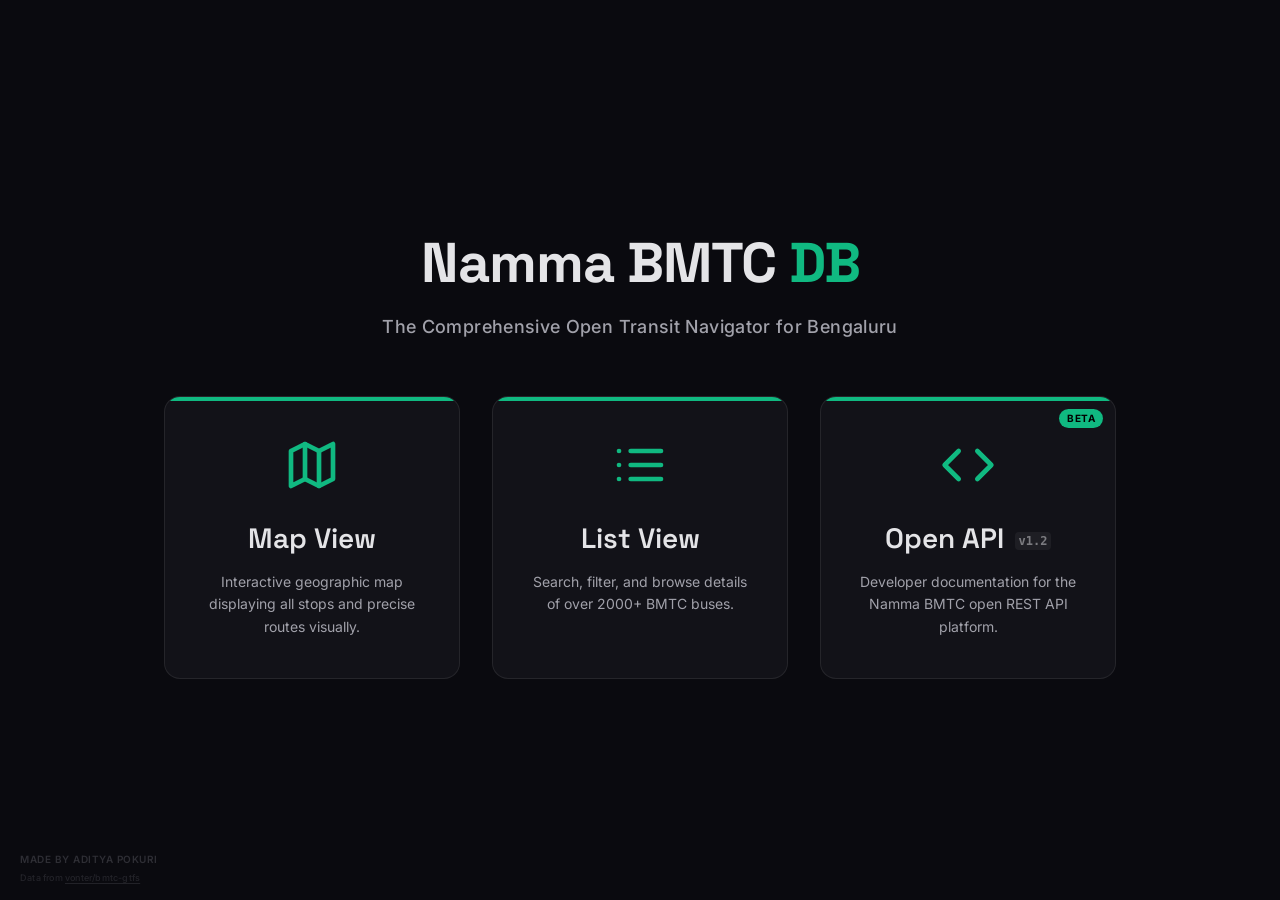
<file: index.html>
<!DOCTYPE html>
<html lang="en">

<head>
  <meta charset="UTF-8">
  <title>Namma BMTC DB - Bengaluru's Open Transit Navigator</title>
  <meta name="viewport" content="width=device-width, initial-scale=1.0, maximum-scale=1.0">
  <link rel="icon" type="image/svg+xml" href="favicon.svg" />
  <meta name="description"
    content="Explore Bengaluru's bus network with the definitive open transit database. Search 2000+ routes, view interactive maps, and browse detailed stop sequences." />

  <link rel="preconnect" href="https://fonts.googleapis.com" />
  <link rel="preconnect" href="https://fonts.gstatic.com" crossorigin />
  <link
    href="https://fonts.googleapis.com/css2?family=Inter:wght@400;500;600;700&family=Space+Grotesk:wght@500;600;700&display=swap"
    rel="stylesheet" />

  <link rel="stylesheet" href="styles.css" />
  <style>
    body {
      display: flex;
      flex-direction: column;
      min-height: 100dvh;
      background: var(--bg-base);
      overflow-y: auto !important;
    }

    .landing-container {
      text-align: center;
      padding: 40px 24px;
      max-width: 1000px;
      width: 100%;
      margin: auto;
    }

    .hero-logo {
      font-family: var(--font-display);
      font-size: 56px;
      font-weight: 700;
      color: var(--text-main);
      letter-spacing: -1px;
      margin-bottom: 8px;
    }

    .hero-logo span {
      color: var(--accent-base);
    }

    .hero-sub {
      font-size: 18px;
      font-weight: 500;
      color: var(--text-muted);
      margin-bottom: 56px;
      letter-spacing: 0.02em;
    }

    .options-grid {
      display: grid;
      grid-template-columns: repeat(auto-fit, minmax(260px, 1fr));
      gap: 32px;
    }

    .option-card {
      background: var(--bg-surface);
      border: 1px solid var(--border);
      border-radius: var(--radius-lg);
      padding: 40px 32px;
      text-decoration: none;
      color: var(--text-main);
      display: flex;
      flex-direction: column;
      align-items: center;
      transition: all var(--transition);
      position: relative;
      overflow: hidden;
    }

    .option-card::before {
      content: '';
      position: absolute;
      top: 0;
      left: 0;
      right: 0;
      height: 4px;
      background: var(--card-color, var(--text-dim));
      transition: height var(--transition);
    }

    .option-card:hover {
      transform: translateY(-4px);
      background: var(--bg-hover);
      border-color: rgba(255, 255, 255, 0.15);
      box-shadow: 0 16px 40px rgba(0, 0, 0, 0.4);
    }

    .option-card:hover::before {
      height: 6px;
      box-shadow: 0 0 16px var(--card-color, var(--text-dim));
    }

    .option-icon {
      width: 56px;
      height: 56px;
      margin-bottom: 24px;
      color: var(--card-color, var(--text-muted));
      transition: transform var(--transition);
    }

    .option-card:hover .option-icon {
      transform: scale(1.1);
    }

    .option-title {
      font-family: var(--font-display);
      font-size: 28px;
      font-weight: 600;
      margin-bottom: 12px;
    }

    .option-desc {
      font-size: 14px;
      color: var(--text-muted);
      line-height: 1.6;
    }

    @media (max-width: 600px) {
      .options-grid {
        grid-template-columns: 1fr;
        gap: 24px;
      }

      .hero-logo {
        font-size: 40px;
      }

      .hero-sub {
        margin-bottom: 40px;
        font-size: clamp(11px, 3.5vw, 16px);
        white-space: nowrap;
      }

      .option-card {
        padding: 32px 24px;
      }
    }

    @media (max-width: 768px) {
      #author-credit {
        bottom: 16px !important;
      }
    }

    .api-docs-special {
      position: relative;
    }

    .api-badge {
      position: absolute;
      top: 12px;
      right: 12px;
      font-size: 10px;
      font-weight: 700;
      text-transform: uppercase;
      padding: 2px 8px;
      border-radius: 20px;
      background: var(--accent-base);
      color: #000;
      letter-spacing: 0.05em;
    }

    .title-code {
      font-family: monospace;
      font-size: 12px;
      opacity: 0.5;
      background: rgba(255, 255, 255, 0.1);
      padding: 2px 4px;
      border-radius: 4px;
      margin-left: 4px;
      vertical-align: middle;
    }
  </style>
</head>

<body>

  <div class="landing-container">
    <div class="hero-logo">Namma BMTC <span>DB</span></div>
    <div class="hero-sub">The Comprehensive Open Transit Navigator for Bengaluru</div>

    <div class="options-grid">
      <a href="map.html" class="option-card" style="--card-color: #10b981;">
        <svg class="option-icon" viewBox="0 0 24 24" fill="none" stroke="currentColor" stroke-width="2"
          stroke-linecap="round" stroke-linejoin="round">
          <polygon points="3 6 9 3 15 6 21 3 21 18 15 21 9 18 3 21"></polygon>
          <line x1="9" y1="3" x2="9" y2="18"></line>
          <line x1="15" y1="6" x2="15" y2="21"></line>
        </svg>
        <div class="option-title">Map View</div>
        <div class="option-desc">Interactive geographic map displaying all stops and precise routes visually.</div>
      </a>

      <a href="list.html" class="option-card" style="--card-color: #10b981;">
        <svg class="option-icon" viewBox="0 0 24 24" fill="none" stroke="currentColor" stroke-width="2"
          stroke-linecap="round" stroke-linejoin="round">
          <line x1="8" y1="6" x2="21" y2="6"></line>
          <line x1="8" y1="12" x2="21" y2="12"></line>
          <line x1="8" y1="18" x2="21" y2="18"></line>
          <line x1="3" y1="6" x2="3.01" y2="6"></line>
          <line x1="3" y1="12" x2="3.01" y2="12"></line>
          <line x1="3" y1="18" x2="3.01" y2="18"></line>
        </svg>
        <div class="option-title">List View</div>
        <div class="option-desc">Search, filter, and browse details of over 2000+ BMTC buses.</div>
      </a>

      <a href="api.html" class="option-card api-docs-special" style="--card-color: #10b981;">
        <div class="api-badge">Beta</div>
        <svg class="option-icon" viewBox="0 0 24 24" fill="none" stroke="currentColor" stroke-width="2"
          stroke-linecap="round" stroke-linejoin="round">
          <polyline points="16 18 22 12 16 6"></polyline>
          <polyline points="8 6 2 12 8 18"></polyline>
        </svg>
        <div class="option-title">Open API <span class="title-code">v1.2</span></div>
        <div class="option-desc">Developer documentation for the Namma BMTC open REST API platform.</div>
      </a>
    </div>
  </div>

  <div id="author-credit" style="pointer-events: auto; text-align: left;">
    <div>Made by Aditya Pokuri</div>
    <div
      style="font-size: 9px; opacity: 0.7; margin-top: 4px; text-transform: none; font-weight: 500; letter-spacing: 0.2px;">
      Data from <a href="https://github.com/vonter/bmtc-gtfs" target="_blank"
        style="color: inherit; text-decoration: underline; text-underline-offset: 2px;">vonter/bmtc-gtfs</a>
    </div>
  </div>

</body>
</file>
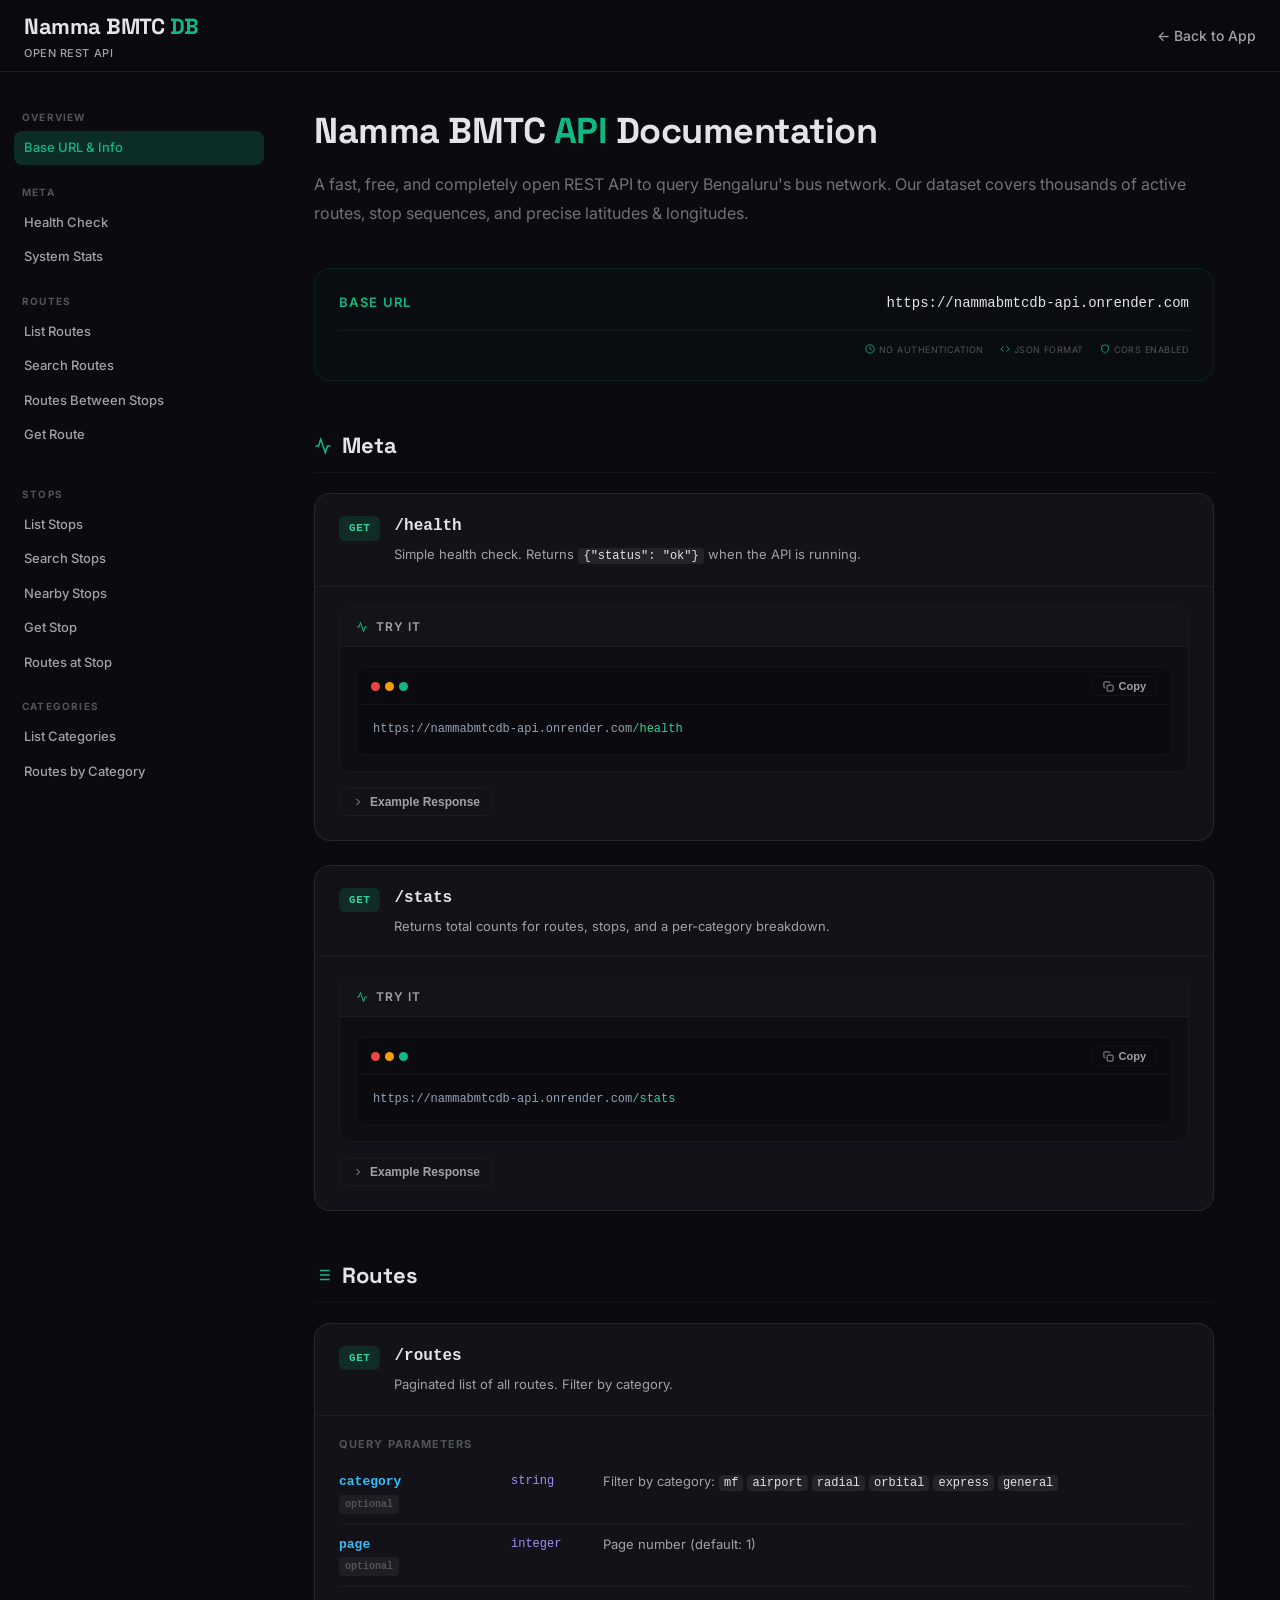
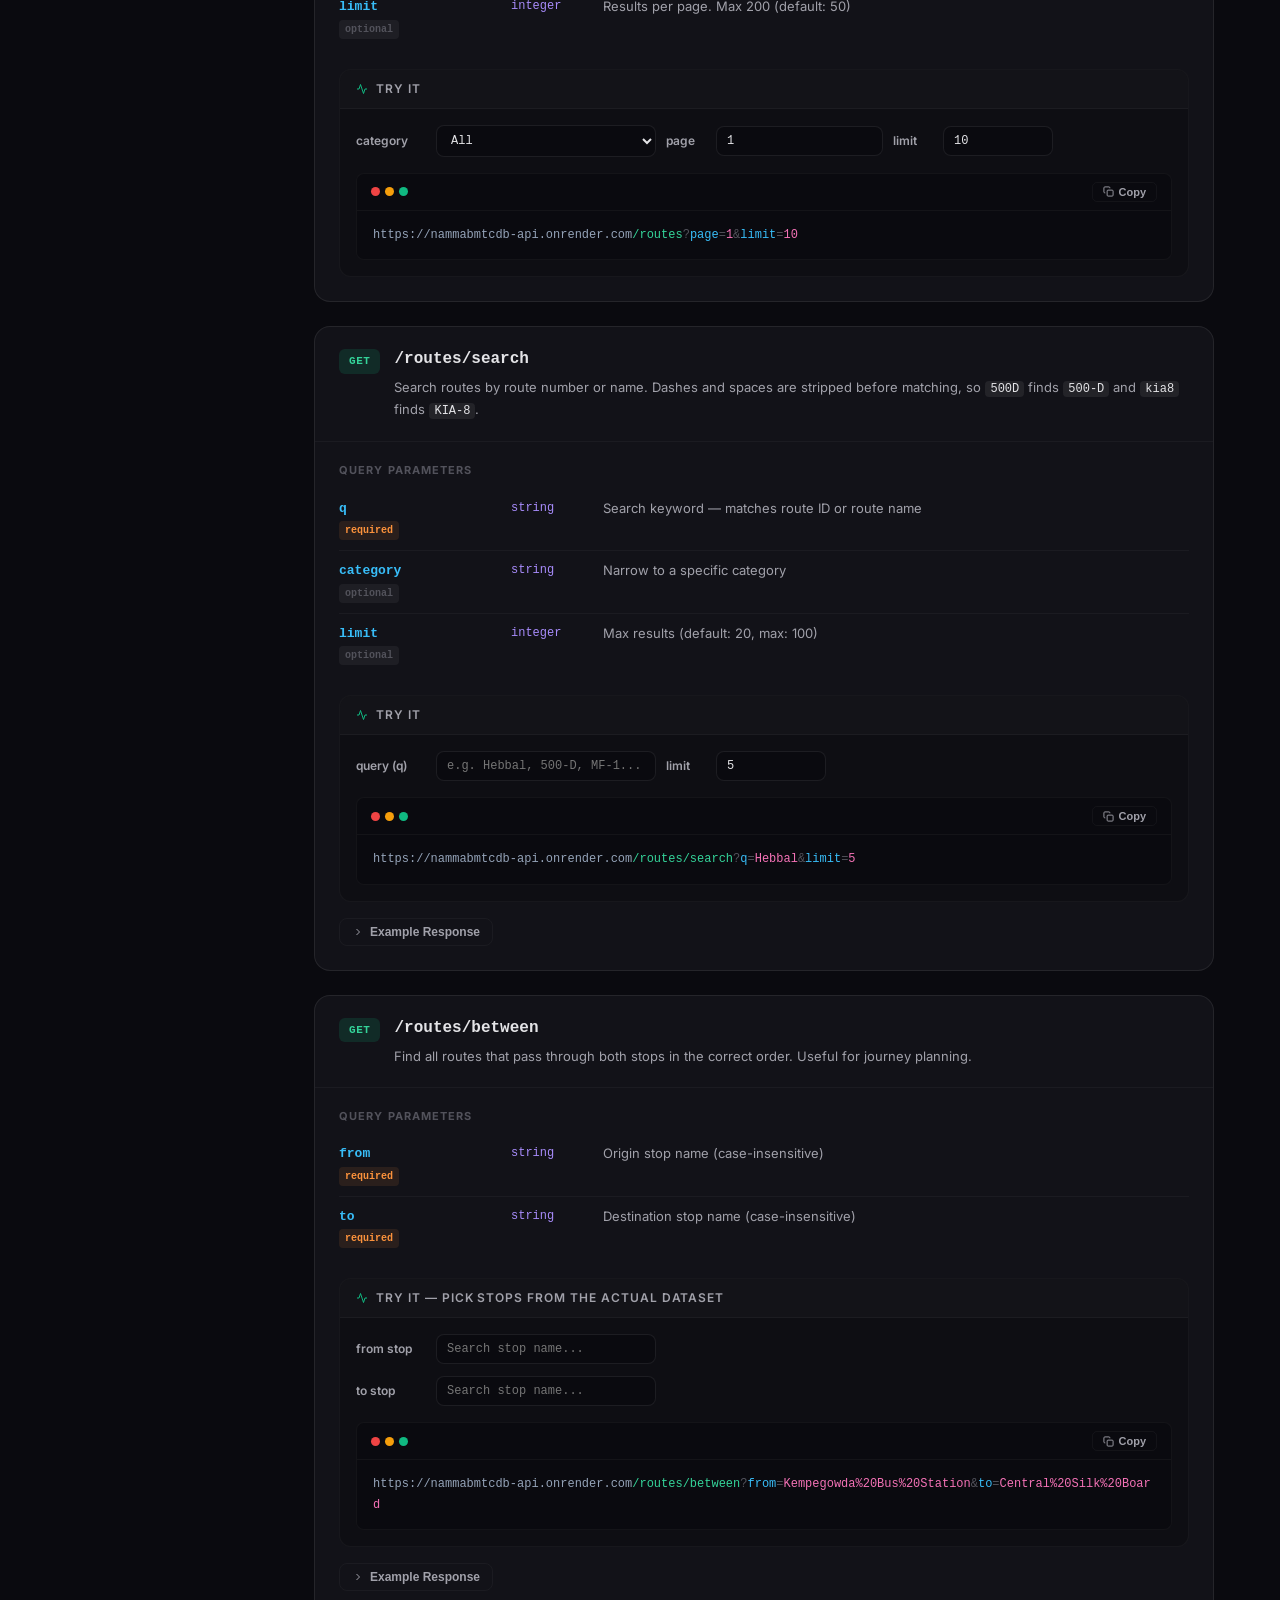
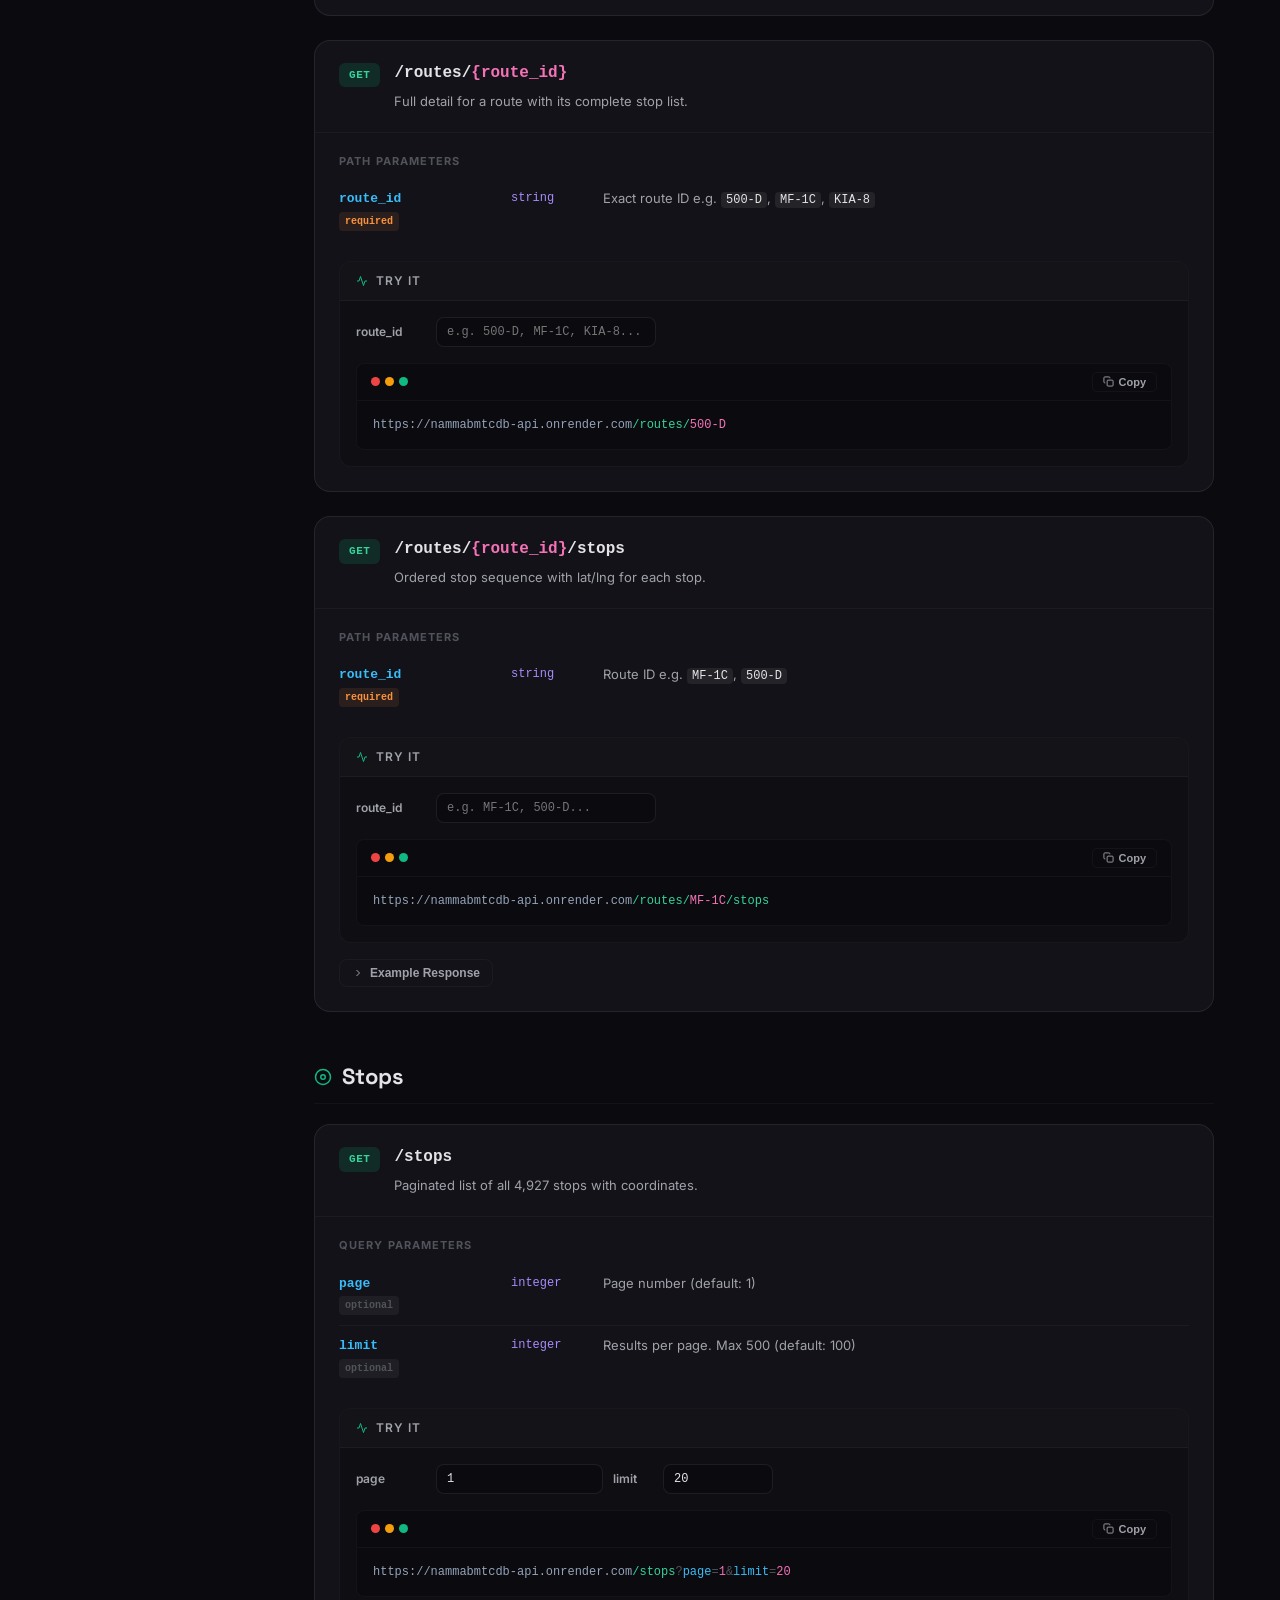
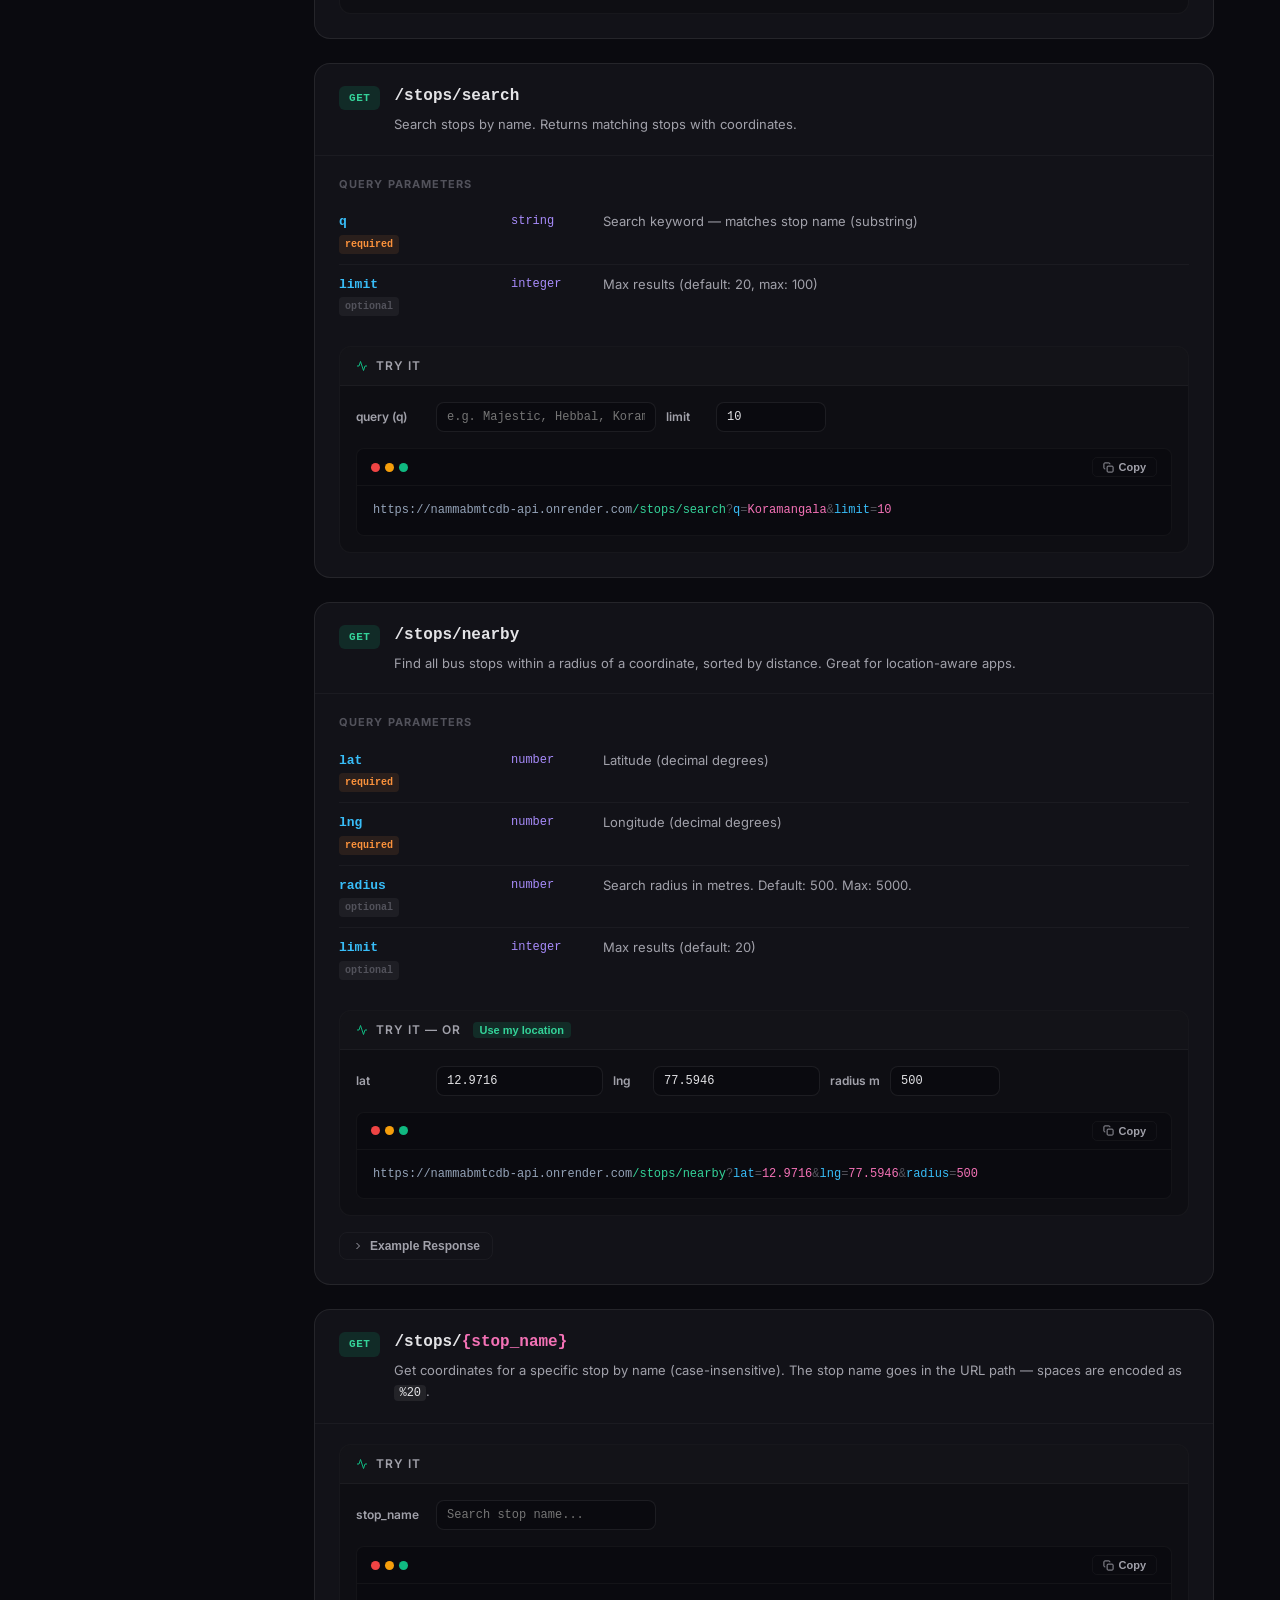
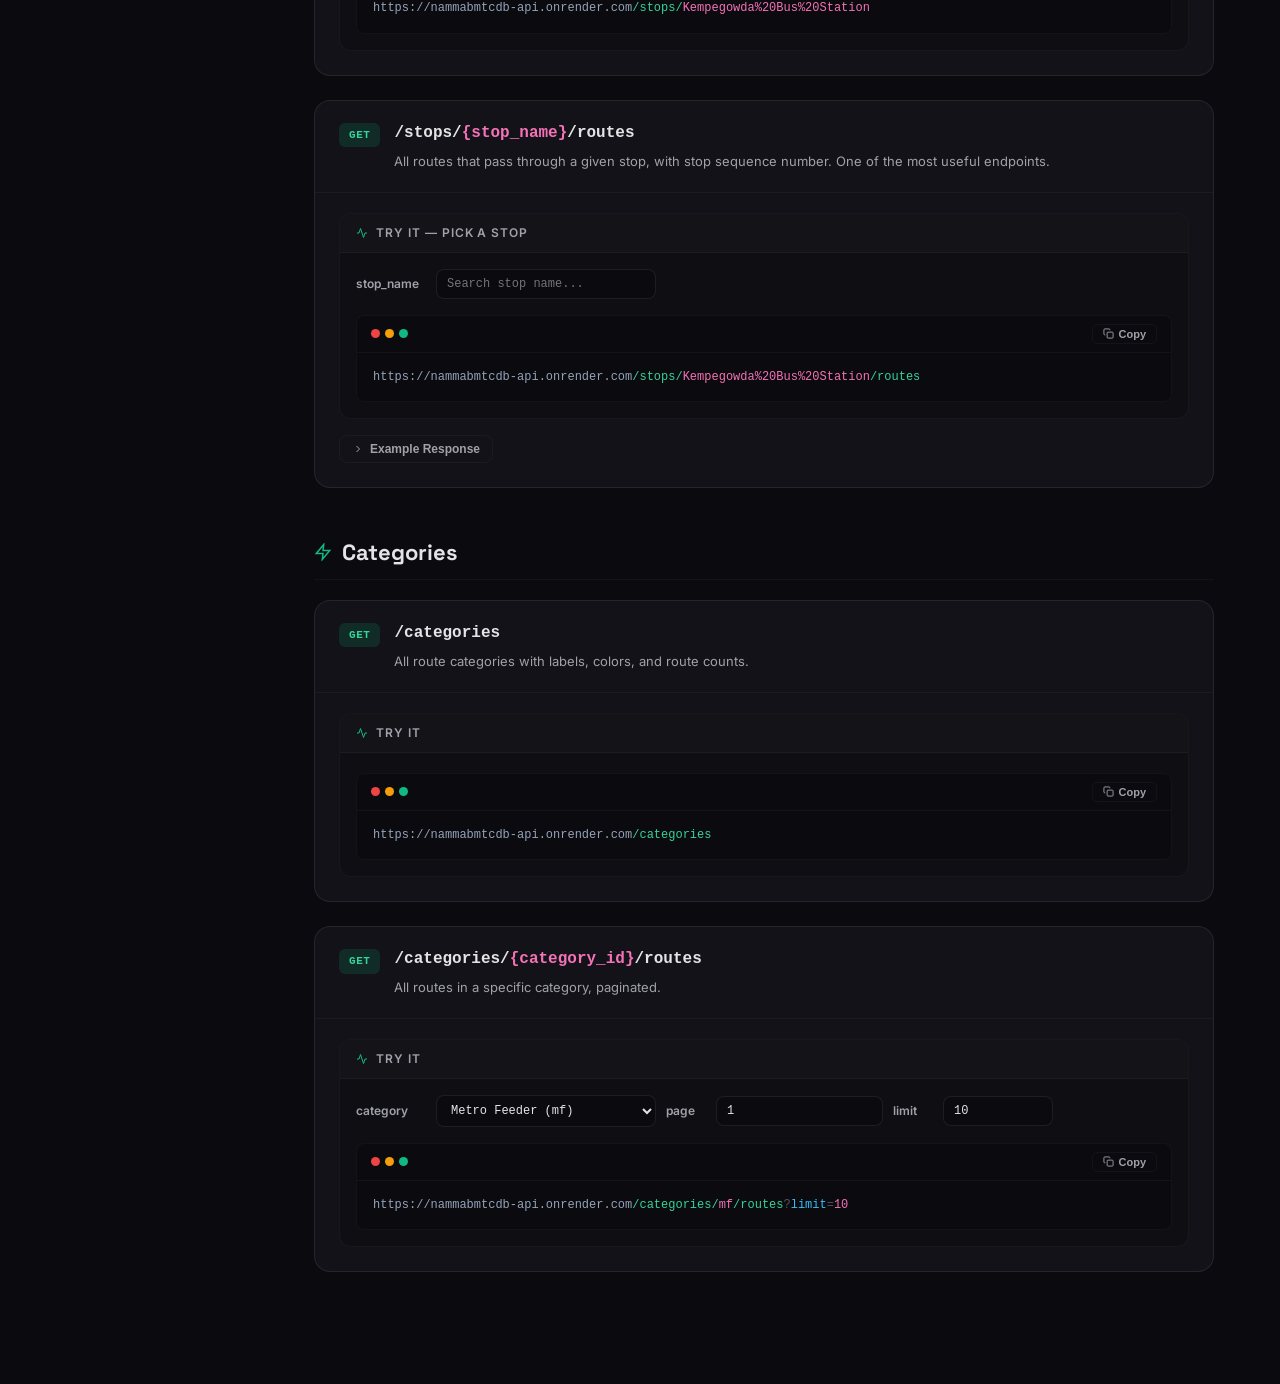
<file: api.html>
<!DOCTYPE html>
<html lang="en">

<head>
  <meta charset="UTF-8">
  <title>Namma BMTC API Documentation</title>
  <meta name="viewport" content="width=device-width, initial-scale=1.0, maximum-scale=1.0">
  <link rel="icon" type="image/svg+xml" href="favicon.svg" />
  <link rel="preconnect" href="https://fonts.googleapis.com" />
  <link rel="preconnect" href="https://fonts.gstatic.com" crossorigin />
  <link
    href="https://fonts.googleapis.com/css2?family=Inter:wght@400;500;600;700&family=Space+Grotesk:wght@500;600;700&display=swap"
    rel="stylesheet" />
  <link rel="stylesheet" href="styles.css" />
  <style>
    html,
    body {
      background: var(--bg-base);
      color: var(--text-main);
      overflow-y: auto !important;
      height: auto !important;
    }

    #header {
      position: fixed;
      top: 0;
      left: 0;
      right: 0;
      z-index: 100;
      background: rgba(10, 10, 15, 0.9);
      backdrop-filter: blur(20px);
      -webkit-backdrop-filter: blur(20px);
    }

    .api-container {
      max-width: 1300px;
      margin: 0 auto;
      padding: calc(var(--header-h) + 32px) 24px 32px;
      display: flex;
      gap: 40px;
      align-items: flex-start;
    }

    /* SIDEBAR */
    .api-sidebar {
      width: 250px;
      flex-shrink: 0;
      position: sticky;
      top: 100px;
      max-height: calc(100vh - 140px);
      overflow-y: auto;
      padding: 10px 0;
      z-index: 50;
    }

    /* Fixed floating behavior for desktop - but open (no box) */
    @media (min-width: 901px) {
      .api-sidebar {
        position: fixed;
        left: calc(50% - 650px + 24px);
      }

      .api-content {
        margin-left: 290px;
      }
    }

    /* Fallback for wide screens */
    @media (min-width: 1300px) {
      .api-sidebar {
        left: calc(50% - 650px + 24px);
      }
    }

    .api-nav-group {
      margin-bottom: 20px;
    }

    .api-nav-title {
      font-size: 10px;
      font-weight: 700;
      text-transform: uppercase;
      letter-spacing: 0.12em;
      color: var(--text-dim);
      margin-bottom: 6px;
      padding: 0 8px;
    }

    .api-nav-link {
      display: flex;
      align-items: center;
      gap: 8px;
      padding: 7px 10px;
      text-decoration: none;
      color: var(--text-muted);
      font-size: 13px;
      font-weight: 500;
      border-radius: var(--radius-sm);
      transition: all var(--transition);
      margin-bottom: 1px;
    }

    .api-nav-link:hover {
      background: var(--bg-hover);
      color: var(--text-main);
    }

    .api-nav-link.active {
      color: var(--accent-base);
      background: var(--accent-glow);
    }


    /* CONTENT */
    .api-content {
      flex: 1;
      max-width: 900px;
    }

    .api-hero {
      margin-bottom: 40px;
    }

    .api-hero h1 {
      font-family: var(--font-display);
      font-size: 36px;
      font-weight: 700;
      letter-spacing: -0.5px;
      margin-bottom: 12px;
    }

    .api-hero h1 span {
      color: var(--accent-base);
    }

    .api-hero p {
      font-size: 16px;
      color: #71717a;
      line-height: 1.8;
      max-width: 100%;
    }

    /* BASE URL CARD */
    .base-url-card {
      background: rgba(16, 185, 129, 0.02);
      border: 1px solid rgba(16, 185, 129, 0.1);
      border-radius: var(--radius-lg);
      padding: 24px;
      margin-bottom: 36px;
      display: flex;
      flex-direction: column;
      gap: 16px;
    }

    .base-url-row {
      display: flex;
      align-items: center;
      justify-content: space-between;
      width: 100%;
    }

    .base-url-specs {
      display: flex;
      gap: 16px;
      flex-wrap: wrap;
      padding-top: 12px;
      border-top: 1px solid rgba(255, 255, 255, 0.05);
      justify-content: flex-end;
    }

    .base-url-label {
      color: #10b981;
      font-weight: 600;
      font-size: 13px;
      text-transform: uppercase;
      letter-spacing: 0.1em;
    }

    .base-url-value {
      font-family: monospace;
      font-size: 14px;
      color: var(--text-main);
    }

    /* SECTION HEADING */
    .section-heading {
      font-family: var(--font-display);
      font-size: 22px;
      font-weight: 700;
      color: var(--text-main);
      margin: 48px 0 20px;
      padding-bottom: 10px;
      border-bottom: 1px solid var(--border-subtle);
      display: flex;
      align-items: center;
      gap: 10px;
    }

    .section-heading svg {
      color: var(--accent-base);
    }

    /* ENDPOINT CARD */
    .endpoint-card {
      background: var(--bg-surface);
      border: 1px solid var(--border);
      border-radius: var(--radius-lg);
      margin-bottom: 24px;
      overflow: hidden;
      transition: border-color var(--transition);
    }

    .endpoint-card:hover {
      border-color: rgba(255, 255, 255, 0.12);
    }

    .endpoint-header {
      padding: 20px 24px;
      display: flex;
      align-items: flex-start;
      gap: 14px;
      flex-wrap: wrap;
    }

    .method-badge {
      font-size: 11px;
      font-weight: 700;
      padding: 4px 10px;
      border-radius: 6px;
      font-family: monospace;
      letter-spacing: 0.05em;
      flex-shrink: 0;
      margin-top: 2px;
    }

    .method-get {
      background: rgba(16, 185, 129, 0.15);
      color: #34d399;
    }

    .endpoint-meta {
      flex: 1;
    }

    .endpoint-path {
      font-family: monospace;
      font-size: 16px;
      font-weight: 600;
      color: var(--text-main);
      margin-bottom: 6px;
    }

    .endpoint-path .param-seg {
      color: #f472b6;
    }

    .endpoint-desc {
      font-size: 13px;
      color: var(--text-muted);
      line-height: 1.6;
    }

    .endpoint-body {
      padding: 0 24px 24px;
      border-top: 1px solid var(--border-subtle);
    }

    /* PARAMS TABLE */
    .params-section {
      margin-top: 20px;
    }

    .params-label {
      font-size: 11px;
      font-weight: 700;
      text-transform: uppercase;
      letter-spacing: 0.1em;
      color: var(--text-dim);
      margin-bottom: 10px;
    }

    .param-row {
      display: grid;
      grid-template-columns: 160px 80px 1fr;
      gap: 12px;
      align-items: start;
      padding: 10px 0;
      border-bottom: 1px solid var(--border-subtle);
      font-size: 13px;
    }

    .param-row:last-child {
      border-bottom: none;
    }

    .param-name-cell {
      font-family: monospace;
      color: #38bdf8;
      font-weight: 600;
    }

    .param-req-badge {
      font-size: 10px;
      font-weight: 700;
      color: #fb923c;
      background: rgba(251, 146, 60, 0.1);
      padding: 2px 6px;
      border-radius: 4px;
      display: inline-block;
      margin-top: 3px;
    }

    .param-opt-badge {
      font-size: 10px;
      font-weight: 700;
      color: var(--text-dim);
      background: rgba(255, 255, 255, 0.05);
      padding: 2px 6px;
      border-radius: 4px;
      display: inline-block;
      margin-top: 3px;
    }

    .param-type-cell {
      color: #a78bfa;
      font-family: monospace;
      font-size: 12px;
    }

    .param-desc {
      color: var(--text-muted);
    }

    code {
      background: rgba(255, 255, 255, 0.07);
      padding: 1px 5px;
      border-radius: 4px;
      font-family: monospace;
      font-size: 12px;
      color: #e4e4e7;
    }

    /* INTERACTIVE BUILDER */
    .builder-section {
      margin-top: 20px;
      background: rgba(0, 0, 0, 0.2);
      border: 1px solid var(--border-subtle);
      border-radius: var(--radius-md);
      overflow: hidden;
    }

    .builder-header {
      padding: 10px 16px;
      background: rgba(255, 255, 255, 0.02);
      border-bottom: 1px solid var(--border-subtle);
      display: flex;
      align-items: center;
      gap: 8px;
      font-size: 12px;
      font-weight: 600;
      color: var(--text-muted);
      text-transform: uppercase;
      letter-spacing: 0.08em;
    }

    .builder-header svg {
      color: var(--accent-base);
    }

    .builder-body {
      padding: 16px;
      display: flex;
      flex-direction: column;
      gap: 12px;
    }

    .builder-row {
      display: flex;
      align-items: center;
      gap: 10px;
      flex-wrap: wrap;
    }

    .builder-label {
      font-size: 12px;
      font-weight: 600;
      color: var(--text-muted);
      min-width: 70px;
    }

    .builder-input,
    .builder-select {
      background: var(--bg-base);
      border: 1px solid var(--border);
      border-radius: var(--radius-sm);
      padding: 7px 10px;
      font-family: monospace;
      font-size: 12px;
      color: var(--text-main);
      outline: none;
      transition: border-color var(--transition);
      min-width: 220px;
    }

    .builder-input:focus,
    .builder-select:focus {
      border-color: var(--accent-base);
    }

    .builder-select option {
      background: #1a1a2e;
    }

    .builder-input-sm {
      min-width: 110px;
    }

    /* URL DISPLAY */
    .url-display {
      margin-top: 4px;
      background: #0a0a0f;
      border: 1px solid var(--border-subtle);
      border-radius: var(--radius-sm);
      overflow: hidden;
    }

    .url-display-header {
      padding: 8px 14px;
      display: flex;
      align-items: center;
      justify-content: space-between;
      border-bottom: 1px solid var(--border-subtle);
    }

    .mac-dots {
      display: flex;
      gap: 5px;
    }

    .mac-dot {
      width: 9px;
      height: 9px;
      border-radius: 50%;
    }

    .mac-dot.r {
      background: #ef4444;
    }

    .mac-dot.y {
      background: #f59e0b;
    }

    .mac-dot.g {
      background: #10b981;
    }

    .btn-copy {
      background: transparent;
      border: 1px solid var(--border-subtle);
      color: var(--text-muted);
      padding: 3px 10px;
      border-radius: 5px;
      font-size: 11px;
      font-weight: 600;
      cursor: pointer;
      display: flex;
      align-items: center;
      gap: 5px;
      transition: all var(--transition);
    }

    .btn-copy:hover {
      background: var(--bg-hover);
      color: var(--text-main);
    }

    .btn-copy.copied {
      color: #10b981;
      border-color: rgba(16, 185, 129, 0.3);
      background: rgba(16, 185, 129, 0.1);
    }

    .url-display-body {
      padding: 14px 16px;
      font-family: monospace;
      font-size: 12px;
      line-height: 1.7;
      overflow-x: auto;
      color: #e4e4e7;
      word-break: break-all;
    }

    .url-base {
      color: #94a3b8;
    }

    .url-path {
      color: #34d399;
    }

    .url-param-key {
      color: #38bdf8;
    }

    .url-param-val {
      color: #f472b6;
    }

    .url-sep {
      color: #52525b;
    }

    /* RESPONSE EXAMPLE */
    .response-section {
      margin-top: 16px;
    }

    .response-toggle {
      background: transparent;
      border: 1px solid var(--border-subtle);
      border-radius: var(--radius-sm);
      padding: 6px 12px;
      font-size: 12px;
      font-weight: 600;
      color: var(--text-muted);
      cursor: pointer;
      display: flex;
      align-items: center;
      gap: 6px;
      transition: all var(--transition);
    }

    .response-toggle:hover {
      background: var(--bg-hover);
      color: var(--text-main);
    }

    .response-toggle svg {
      transition: transform 0.2s;
    }

    .response-toggle.open svg {
      transform: rotate(90deg);
    }

    .response-body {
      display: none;
      margin-top: 10px;
      background: #0a0a0f;
      border: 1px solid var(--border-subtle);
      border-radius: var(--radius-sm);
      padding: 16px;
      font-family: monospace;
      font-size: 12px;
      line-height: 1.8;
      overflow-x: auto;
    }

    .response-body.open {
      display: block;
    }

    .json-key {
      color: #38bdf8;
    }

    .json-str {
      color: #34d399;
    }

    .json-num {
      color: #f472b6;
    }

    .json-bool {
      color: #fb923c;
    }

    .json-null {
      color: #71717a;
    }

    /* AUTOCOMPLETE */
    .autocomplete-wrap {
      position: relative;
      flex: 1;
      min-width: 220px;
    }

    .autocomplete-results {
      position: absolute;
      top: 100%;
      left: 0;
      right: 0;
      background: var(--bg-surface);
      border: 1px solid var(--border);
      border-radius: var(--radius-sm);
      max-height: 180px;
      overflow-y: auto;
      z-index: 200;
      display: none;
      margin-top: 2px;
      box-shadow: 0 8px 24px rgba(0, 0, 0, 0.5);
    }

    .autocomplete-results.active {
      display: block;
    }

    .autocomplete-item {
      padding: 8px 12px;
      font-size: 12px;
      font-family: monospace;
      color: var(--text-muted);
      cursor: pointer;
      transition: background 0.1s;
    }

    .autocomplete-item:hover,
    .autocomplete-item.selected {
      background: var(--bg-hover);
      color: var(--text-main);
    }

    .autocomplete-item mark {
      background: rgba(16, 185, 129, 0.25);
      color: #34d399;
      border-radius: 2px;
    }

    @media (max-width: 900px) {
      .header-content {
        display: flex !important;
        align-items: center;
        justify-content: space-between !important;
        padding: 0 20px;
      }

      #header {
        height: 72px !important;
        padding-bottom: 0 !important;
      }

      .api-container {
        flex-direction: column;
      }

      .api-sidebar {
        width: 100%;
        position: sticky;
        top: 72px;
        z-index: 50;
        max-height: none;
        border-right: none;
        border-bottom: 1px solid var(--border);
        padding: 16px 20px;
        background: var(--bg-base);
      }

      .api-sidebar {
        /* Convert to horizontal scrolling */
        display: flex;
        overflow-x: auto;
        overflow-y: hidden;
        white-space: nowrap;
        gap: 24px;
        align-items: baseline;
      }

      .api-sidebar::-webkit-scrollbar {
        height: 0px;
      }

      .api-nav-group {
        margin-bottom: 0;
        display: inline-flex;
        gap: 12px;
        align-items: center;
      }

      .api-nav-title {
        margin-bottom: 0;
        margin-right: 4px;
      }

      .api-nav-link {
        display: inline-block;
        padding: 6px 12px;
      }

      .api-main {
        padding: 24px;
      }

      .param-row {
        grid-template-columns: 1fr;
        gap: 8px;
      }

      .endpoint-header {
        flex-direction: column;
      }

      .builder-row {
        flex-direction: column;
        align-items: flex-start;
      }
    }

    @media (max-width: 600px) {
      .api-main {
        padding: 20px 16px;
      }

      .api-hero h1 {
        font-size: 28px;
      }

      .api-hero p {
        font-size: 14px;
      }

      .base-url-row {
        flex-wrap: nowrap;
        gap: 8px;
        justify-content: space-between;
      }

      .base-url-label {
        flex-shrink: 0;
        font-size: 11px;
      }

      .base-url-value {
        font-size: 12px;
        overflow: hidden;
        text-overflow: ellipsis;
        white-space: nowrap;
      }
    }
  </style>
</head>

<body>

  <div id="header">
    <div class="header-content">
      <div id="logo-block">
        <div id="logo" onclick="window.location.href='index.html'">Namma BMTC <span>DB</span></div>
        <div id="logo-sub">Open REST API</div>
      </div>
      <a href="index.html" style="color:var(--text-muted);text-decoration:none;font-size:14px;font-weight:500;">← Back
        to App</a>
    </div>
  </div>

  <div class="api-container">

    <!-- SIDEBAR -->
    <div class="api-sidebar">
      <div class="api-nav-group">
        <div class="api-nav-title">Overview</div>
        <a href="#overview" class="api-nav-link">
          Base URL & Info
        </a>
      </div>
      <div class="api-nav-group">
        <div class="api-nav-title">Meta</div>
        <a href="#health" class="api-nav-link">
          Health Check
        </a>
        <a href="#stats" class="api-nav-link">
          System Stats
        </a>
      </div>
      <div class="api-nav-group">
        <div class="api-nav-title">Routes</div>
        <a href="#routes-list" class="api-nav-link">
          List Routes
        </a>
        <a href="#routes-search" class="api-nav-link">
          Search Routes
        </a>
        <a href="#routes-between" class="api-nav-link">
          Routes Between Stops
        </a>
        <a href="#routes-detail" class="api-nav-link">
          Get Route
        </a>
        <a href="#routes-stops" class="api-nav-link">
        </a>
      </div>
      <div class="api-nav-group">
        <div class="api-nav-title">Stops</div>
        <a href="#stops-list" class="api-nav-link">
          List Stops
        </a>
        <a href="#stops-search" class="api-nav-link">
          Search Stops
        </a>
        <a href="#stops-nearby" class="api-nav-link">
          Nearby Stops
        </a>
        <a href="#stops-detail" class="api-nav-link">
          Get Stop
        </a>
        <a href="#stops-routes" class="api-nav-link">
          Routes at Stop
        </a>
      </div>
      <div class="api-nav-group">
        <div class="api-nav-title">Categories</div>
        <a href="#categories" class="api-nav-link">
          List Categories
        </a>
        <a href="#categories-routes" class="api-nav-link">
          Routes by Category
        </a>
      </div>
    </div>

    <!-- CONTENT -->
    <div class="api-content">

      <div class="api-hero" id="overview">
        <h1>Namma BMTC <span>API</span> Documentation</h1>
        <p>A fast, free, and completely open REST API to query Bengaluru's bus network. Our dataset covers thousands
          of active routes, stop sequences, and precise latitudes & longitudes.</p>
      </div>

      <div class="base-url-card">
        <div class="base-url-row">
          <div class="base-url-label">Base URL</div>
          <div class="base-url-value">https://nammabmtcdb-api.onrender.com</div>
        </div>
        <div class="base-url-specs">
          <div
            style="font-size:9px;color:var(--text-dim);display:flex;align-items:center;gap:4px;text-transform:uppercase;letter-spacing:0.05em;">
            <svg width="10" height="10" viewBox="0 0 24 24" fill="none" stroke="#10b981" stroke-width="2">
              <circle cx="12" cy="12" r="10" />
              <polyline points="12 6 12 12 16 14" />
            </svg>
            No authentication
          </div>
          <div
            style="font-size:9px;color:var(--text-dim);display:flex;align-items:center;gap:4px;text-transform:uppercase;letter-spacing:0.05em;">
            <svg width="10" height="10" viewBox="0 0 24 24" fill="none" stroke="#10b981" stroke-width="2">
              <polyline points="16 18 22 12 16 6" />
              <polyline points="8 6 2 12 8 18" />
            </svg>
            JSON Format
          </div>
          <div
            style="font-size:9px;color:var(--text-dim);display:flex;align-items:center;gap:4px;text-transform:uppercase;letter-spacing:0.05em;">
            <svg width="10" height="10" viewBox="0 0 24 24" fill="none" stroke="#10b981" stroke-width="2">
              <path d="M12 22s8-4 8-10V5l-8-3-8 3v7c0 6 8 10 8 10z" />
            </svg>
            CORS Enabled
          </div>
        </div>
      </div>

      <!-- ═══ META ═══ -->
      <div class="section-heading" id="health">
        <svg width="18" height="18" viewBox="0 0 24 24" fill="none" stroke="currentColor" stroke-width="2">
          <path d="M22 12h-4l-3 9L9 3l-3 9H2" />
        </svg>
        Meta
      </div>

      <div class="endpoint-card">
        <div class="endpoint-header">
          <span class="method-badge method-get">GET</span>
          <div class="endpoint-meta">
            <div class="endpoint-path">/health</div>
            <div class="endpoint-desc">Simple health check. Returns <code>{"status": "ok"}</code> when the API is
              running.</div>
          </div>
        </div>
        <div class="endpoint-body">
          <div class="builder-section">
            <div class="builder-header"><svg width="12" height="12" viewBox="0 0 24 24" fill="none"
                stroke="currentColor" stroke-width="2">
                <polyline points="22 12 18 12 15 21 9 3 6 12 2 12" />
              </svg>Try it</div>
            <div class="builder-body">
              <div class="url-display">
                <div class="url-display-header">
                  <div class="mac-dots">
                    <div class="mac-dot r"></div>
                    <div class="mac-dot y"></div>
                    <div class="mac-dot g"></div>
                  </div>
                  <button class="btn-copy" onclick="copyUrl(this, 'url-health-text')">
                    <svg width="11" height="11" viewBox="0 0 24 24" fill="none" stroke="currentColor" stroke-width="2">
                      <rect x="9" y="9" width="13" height="13" rx="2" />
                      <path d="M5 15H4a2 2 0 0 1-2-2V4a2 2 0 0 1 2-2h9a2 2 0 0 1 2 2v1" />
                    </svg>
                    Copy
                  </button>
                </div>
                <div class="url-display-body">
                  <span id="url-health-text"><span class="url-base">https://nammabmtcdb-api.onrender.com</span><span
                      class="url-path">/health</span></span>
                </div>
              </div>
            </div>
          </div>
          <div class="response-section">
            <button class="response-toggle" onclick="toggleResponse(this)">
              <svg width="12" height="12" viewBox="0 0 24 24" fill="none" stroke="currentColor" stroke-width="2">
                <polyline points="9 18 15 12 9 6" />
              </svg>
              Example Response
            </button>
            <div class="response-body">
              {
              <span class="json-key">"status"</span>: <span class="json-str">"ok"</span>
              }
            </div>
          </div>
        </div>
      </div>



      <div class="endpoint-card" id="stats">
        <div class="endpoint-header">
          <span class="method-badge method-get">GET</span>
          <div class="endpoint-meta">
            <div class="endpoint-path">/stats</div>
            <div class="endpoint-desc">Returns total counts for routes, stops, and a per-category breakdown.</div>
          </div>
        </div>
        <div class="endpoint-body">
          <div class="builder-section">
            <div class="builder-header">
              <svg width="12" height="12" viewBox="0 0 24 24" fill="none" stroke="currentColor" stroke-width="2">
                <polyline points="22 12 18 12 15 21 9 3 6 12 2 12" />
              </svg>
              Try it
            </div>
            <div class="builder-body">
              <div class="url-display" id="url-stats">
                <div class="url-display-header">
                  <div class="mac-dots">
                    <div class="mac-dot r"></div>
                    <div class="mac-dot y"></div>
                    <div class="mac-dot g"></div>
                  </div>
                  <button class="btn-copy" onclick="copyUrl(this, 'url-stats-text')">
                    <svg width="11" height="11" viewBox="0 0 24 24" fill="none" stroke="currentColor" stroke-width="2">
                      <rect x="9" y="9" width="13" height="13" rx="2" />
                      <path d="M5 15H4a2 2 0 0 1-2-2V4a2 2 0 0 1 2-2h9a2 2 0 0 1 2 2v1" />
                    </svg>
                    Copy
                  </button>
                </div>
                <div class="url-display-body">
                  <span id="url-stats-text"><span class="url-base">https://nammabmtcdb-api.onrender.com</span><span
                      class="url-path">/stats</span></span>
                </div>
              </div>
            </div>
          </div>
          <div class="response-section">
            <button class="response-toggle" onclick="toggleResponse(this)">
              <svg width="12" height="12" viewBox="0 0 24 24" fill="none" stroke="currentColor" stroke-width="2">
                <polyline points="9 18 15 12 9 6" />
              </svg>
              Example Response
            </button>
            <div class="response-body">
              {
              <span class="json-key">"total_routes"</span>: <span class="json-num">2957</span>,
              <span class="json-key">"total_stops"</span>: <span class="json-num">4927</span>,
              <span class="json-key">"by_category"</span>: {
              <span class="json-key">"mf"</span>: <span class="json-num">124</span>,
              <span class="json-key">"airport"</span>: <span class="json-num">31</span>,
              <span class="json-key">"radial"</span>: <span class="json-num">34</span>,
              <span class="json-key">"orbital"</span>: <span class="json-num">689</span>,
              <span class="json-key">"express"</span>: <span class="json-num">12</span>,
              <span class="json-key">"general"</span>: <span class="json-num">2067</span>
              }
              }
            </div>
          </div>
        </div>
      </div>

      <!-- ═══ ROUTES ═══ -->
      <div class="section-heading" id="routes-list">
        <svg width="18" height="18" viewBox="0 0 24 24" fill="none" stroke="currentColor" stroke-width="2">
          <line x1="8" y1="6" x2="21" y2="6" />
          <line x1="8" y1="12" x2="21" y2="12" />
          <line x1="8" y1="18" x2="21" y2="18" />
          <line x1="3" y1="6" x2="3.01" y2="6" />
          <line x1="3" y1="12" x2="3.01" y2="12" />
          <line x1="3" y1="18" x2="3.01" y2="18" />
        </svg>
        Routes
      </div>

      <!-- List Routes -->
      <div class="endpoint-card">
        <div class="endpoint-header">
          <span class="method-badge method-get">GET</span>
          <div class="endpoint-meta">
            <div class="endpoint-path">/routes</div>
            <div class="endpoint-desc">Paginated list of all routes. Filter by category.</div>
          </div>
        </div>
        <div class="endpoint-body">
          <div class="params-section">
            <div class="params-label">Query Parameters</div>
            <div class="param-row">
              <div class="param-name-cell">category<br><span class="param-opt-badge">optional</span></div>
              <div class="param-type-cell">string</div>
              <div class="param-desc">Filter by category: <code>mf</code> <code>airport</code> <code>radial</code>
                <code>orbital</code> <code>express</code> <code>general</code>
              </div>
            </div>
            <div class="param-row">
              <div class="param-name-cell">page<br><span class="param-opt-badge">optional</span></div>
              <div class="param-type-cell">integer</div>
              <div class="param-desc">Page number (default: 1)</div>
            </div>
            <div class="param-row">
              <div class="param-name-cell">limit<br><span class="param-opt-badge">optional</span></div>
              <div class="param-type-cell">integer</div>
              <div class="param-desc">Results per page. Max 200 (default: 50)</div>
            </div>
          </div>
          <div class="builder-section">
            <div class="builder-header"><svg width="12" height="12" viewBox="0 0 24 24" fill="none"
                stroke="currentColor" stroke-width="2">
                <polyline points="22 12 18 12 15 21 9 3 6 12 2 12" />
              </svg>Try it</div>
            <div class="builder-body">
              <div class="builder-row">
                <span class="builder-label">category</span>
                <select class="builder-select" id="routes-list-cat" onchange="buildUrl('routes-list')">
                  <option value="">All</option>
                  <option value="mf">Metro Feeder (mf)</option>
                  <option value="airport">Airport</option>
                  <option value="radial">Radial</option>
                  <option value="orbital">Orbital</option>
                  <option value="express">Express</option>
                  <option value="general">General</option>
                </select>
                <span class="builder-label" style="min-width:40px">page</span>
                <input type="number" class="builder-input builder-input-sm" id="routes-list-page" value="1" min="1"
                  oninput="buildUrl('routes-list')">
                <span class="builder-label" style="min-width:40px">limit</span>
                <input type="number" class="builder-input builder-input-sm" id="routes-list-limit" value="10" min="1"
                  max="200" oninput="buildUrl('routes-list')">
              </div>
              <div class="url-display">
                <div class="url-display-header">
                  <div class="mac-dots">
                    <div class="mac-dot r"></div>
                    <div class="mac-dot y"></div>
                    <div class="mac-dot g"></div>
                  </div>
                  <button class="btn-copy" onclick="copyUrl(this, 'url-routes-list')">
                    <svg width="11" height="11" viewBox="0 0 24 24" fill="none" stroke="currentColor" stroke-width="2">
                      <rect x="9" y="9" width="13" height="13" rx="2" />
                      <path d="M5 15H4a2 2 0 0 1-2-2V4a2 2 0 0 1 2-2h9a2 2 0 0 1 2 2v1" />
                    </svg>
                    Copy
                  </button>
                </div>
                <div class="url-display-body" id="url-routes-list">
                  <span class="url-base">https://nammabmtcdb-api.onrender.com</span><span
                    class="url-path">/routes</span><span class="url-sep">?</span><span
                    class="url-param-key">page</span><span class="url-sep">=</span><span
                    class="url-param-val">1</span><span class="url-sep">&amp;</span><span
                    class="url-param-key">limit</span><span class="url-sep">=</span><span
                    class="url-param-val">10</span>
                </div>
              </div>
            </div>
          </div>
        </div>
      </div>

      <!-- Search Routes -->
      <div class="endpoint-card" id="routes-search">
        <div class="endpoint-header">
          <span class="method-badge method-get">GET</span>
          <div class="endpoint-meta">
            <div class="endpoint-path">/routes/search</div>
            <div class="endpoint-desc">Search routes by route number or name. Dashes and spaces are stripped before
              matching, so <code>500D</code> finds <code>500-D</code> and <code>kia8</code> finds <code>KIA-8</code>.
            </div>
          </div>
        </div>
        <div class="endpoint-body">
          <div class="params-section">
            <div class="params-label">Query Parameters</div>
            <div class="param-row">
              <div class="param-name-cell">q<br><span class="param-req-badge">required</span></div>
              <div class="param-type-cell">string</div>
              <div class="param-desc">Search keyword — matches route ID or route name</div>
            </div>
            <div class="param-row">
              <div class="param-name-cell">category<br><span class="param-opt-badge">optional</span></div>
              <div class="param-type-cell">string</div>
              <div class="param-desc">Narrow to a specific category</div>
            </div>
            <div class="param-row">
              <div class="param-name-cell">limit<br><span class="param-opt-badge">optional</span></div>
              <div class="param-type-cell">integer</div>
              <div class="param-desc">Max results (default: 20, max: 100)</div>
            </div>
          </div>
          <div class="builder-section">
            <div class="builder-header"><svg width="12" height="12" viewBox="0 0 24 24" fill="none"
                stroke="currentColor" stroke-width="2">
                <polyline points="22 12 18 12 15 21 9 3 6 12 2 12" />
              </svg>Try it</div>
            <div class="builder-body">
              <div class="builder-row">
                <span class="builder-label">query (q)</span>
                <input type="text" class="builder-input" id="search-routes-q" placeholder="e.g. Hebbal, 500-D, MF-1..."
                  oninput="buildUrl('search-routes')">
                <span class="builder-label" style="min-width:40px">limit</span>
                <input type="number" class="builder-input builder-input-sm" id="search-routes-limit" value="5" min="1"
                  max="100" oninput="buildUrl('search-routes')">
              </div>
              <div class="url-display">
                <div class="url-display-header">
                  <div class="mac-dots">
                    <div class="mac-dot r"></div>
                    <div class="mac-dot y"></div>
                    <div class="mac-dot g"></div>
                  </div>
                  <button class="btn-copy" onclick="copyUrl(this, 'url-search-routes')"><svg width="11" height="11"
                      viewBox="0 0 24 24" fill="none" stroke="currentColor" stroke-width="2">
                      <rect x="9" y="9" width="13" height="13" rx="2" />
                      <path d="M5 15H4a2 2 0 0 1-2-2V4a2 2 0 0 1 2-2h9a2 2 0 0 1 2 2v1" />
                    </svg>Copy</button>
                </div>
                <div class="url-display-body" id="url-search-routes">
                  <span class="url-base">https://nammabmtcdb-api.onrender.com</span><span
                    class="url-path">/routes/search</span><span class="url-sep">?</span><span
                    class="url-param-key">q</span><span class="url-sep">=</span><span
                    class="url-param-val">Hebbal</span><span class="url-sep">&amp;</span><span
                    class="url-param-key">limit</span><span class="url-sep">=</span><span class="url-param-val">5</span>
                </div>
              </div>
            </div>
          </div>
          <div class="response-section">
            <button class="response-toggle" onclick="toggleResponse(this)"><svg width="12" height="12"
                viewBox="0 0 24 24" fill="none" stroke="currentColor" stroke-width="2">
                <polyline points="9 18 15 12 9 6" />
              </svg>Example Response</button>
            <div class="response-body">{
              <span class="json-key">"query"</span>: <span class="json-str">"500-D"</span>,
              <span class="json-key">"total"</span>: <span class="json-num">1</span>,
              <span class="json-key">"routes"</span>: [
              {
              <span class="json-key">"route_id"</span>: <span class="json-str">"500-D"</span>,
              <span class="json-key">"name"</span>: <span class="json-str">"Hebbal ⇔ Central Silk Board"</span>,
              <span class="json-key">"category"</span>: <span class="json-str">"orbital"</span>,
              <span class="json-key">"stops_count"</span>: <span class="json-num">36</span>
              }
              ]
              }
            </div>
          </div>
        </div>
      </div>

      <!-- Routes Between Stops -->
      <div class="endpoint-card" id="routes-between">
        <div class="endpoint-header">
          <span class="method-badge method-get">GET</span>
          <div class="endpoint-meta">
            <div class="endpoint-path">/routes/between</div>
            <div class="endpoint-desc">Find all routes that pass through both stops in the correct order. Useful for
              journey planning.</div>
          </div>
        </div>
        <div class="endpoint-body">
          <div class="params-section">
            <div class="params-label">Query Parameters</div>
            <div class="param-row">
              <div class="param-name-cell">from<br><span class="param-req-badge">required</span></div>
              <div class="param-type-cell">string</div>
              <div class="param-desc">Origin stop name (case-insensitive)</div>
            </div>
            <div class="param-row">
              <div class="param-name-cell">to<br><span class="param-req-badge">required</span></div>
              <div class="param-type-cell">string</div>
              <div class="param-desc">Destination stop name (case-insensitive)</div>
            </div>
          </div>
          <div class="builder-section">
            <div class="builder-header"><svg width="12" height="12" viewBox="0 0 24 24" fill="none"
                stroke="currentColor" stroke-width="2">
                <polyline points="22 12 18 12 15 21 9 3 6 12 2 12" />
              </svg>Try it — pick stops from the actual dataset</div>
            <div class="builder-body">
              <div class="builder-row">
                <span class="builder-label">from stop</span>
                <div class="autocomplete-wrap">
                  <input type="text" class="builder-input" id="between-from" placeholder="Search stop name..."
                    oninput="stopAutocomplete('between-from', 'between-from-results')"
                    onblur="hideAC('between-from-results')" autocomplete="off">
                  <div class="autocomplete-results" id="between-from-results"></div>
                </div>
              </div>
              <div class="builder-row">
                <span class="builder-label">to stop</span>
                <div class="autocomplete-wrap">
                  <input type="text" class="builder-input" id="between-to" placeholder="Search stop name..."
                    oninput="stopAutocomplete('between-to', 'between-to-results')" onblur="hideAC('between-to-results')"
                    autocomplete="off">
                  <div class="autocomplete-results" id="between-to-results"></div>
                </div>
              </div>
              <div class="url-display">
                <div class="url-display-header">
                  <div class="mac-dots">
                    <div class="mac-dot r"></div>
                    <div class="mac-dot y"></div>
                    <div class="mac-dot g"></div>
                  </div>
                  <button class="btn-copy" onclick="copyUrl(this, 'url-between')"><svg width="11" height="11"
                      viewBox="0 0 24 24" fill="none" stroke="currentColor" stroke-width="2">
                      <rect x="9" y="9" width="13" height="13" rx="2" />
                      <path d="M5 15H4a2 2 0 0 1-2-2V4a2 2 0 0 1 2-2h9a2 2 0 0 1 2 2v1" />
                    </svg>Copy</button>
                </div>
                <div class="url-display-body" id="url-between">
                  <span class="url-base">https://nammabmtcdb-api.onrender.com</span><span
                    class="url-path">/routes/between</span><span class="url-sep">?</span><span
                    class="url-param-key">from</span><span class="url-sep">=</span><span
                    class="url-param-val">Kempegowda%20Bus%20Station</span><span class="url-sep">&amp;</span><span
                    class="url-param-key">to</span><span class="url-sep">=</span><span
                    class="url-param-val">Central%20Silk%20Board</span>
                </div>
              </div>
            </div>
          </div>
          <div class="response-section">
            <button class="response-toggle" onclick="toggleResponse(this)"><svg width="12" height="12"
                viewBox="0 0 24 24" fill="none" stroke="currentColor" stroke-width="2">
                <polyline points="9 18 15 12 9 6" />
              </svg>Example Response</button>
            <div class="response-body">{
              <span class="json-key">"from"</span>: <span class="json-str">"Kempegowda Bus Station"</span>,
              <span class="json-key">"to"</span>: <span class="json-str">"Central Silk Board"</span>,
              <span class="json-key">"total"</span>: <span class="json-num">4</span>,
              <span class="json-key">"routes"</span>: [
              {
              <span class="json-key">"route_id"</span>: <span class="json-str">"500-D"</span>,
              <span class="json-key">"name"</span>: <span class="json-str">"Hebbal ⇔ Central Silk Board"</span>,
              <span class="json-key">"category"</span>: <span class="json-str">"orbital"</span>,
              <span class="json-key">"from_stop_seq"</span>: <span class="json-num">8</span>,
              <span class="json-key">"to_stop_seq"</span>: <span class="json-num">36</span>,
              <span class="json-key">"stops_between"</span>: <span class="json-num">27</span>
              }
              ]
              }
            </div>
          </div>
        </div>
      </div>

      <!-- Get Route -->
      <div class="endpoint-card" id="routes-detail">
        <div class="endpoint-header">
          <span class="method-badge method-get">GET</span>
          <div class="endpoint-meta">
            <div class="endpoint-path">/routes/<span class="param-seg">{route_id}</span></div>
            <div class="endpoint-desc">Full detail for a route with its complete stop list.</div>
          </div>
        </div>
        <div class="endpoint-body">
          <div class="params-section">
            <div class="params-label">Path Parameters</div>
            <div class="param-row">
              <div class="param-name-cell">route_id<br><span class="param-req-badge">required</span></div>
              <div class="param-type-cell">string</div>
              <div class="param-desc">Exact route ID e.g. <code>500-D</code>, <code>MF-1C</code>, <code>KIA-8</code>
              </div>
            </div>
          </div>
          <div class="builder-section">
            <div class="builder-header"><svg width="12" height="12" viewBox="0 0 24 24" fill="none"
                stroke="currentColor" stroke-width="2">
                <polyline points="22 12 18 12 15 21 9 3 6 12 2 12" />
              </svg>Try it</div>
            <div class="builder-body">
              <div class="builder-row">
                <span class="builder-label">route_id</span>
                <div class="autocomplete-wrap">
                  <input type="text" class="builder-input" id="route-detail-id"
                    placeholder="e.g. 500-D, MF-1C, KIA-8..."
                    oninput="routeAutocomplete('route-detail-id', 'route-detail-results'); buildUrl('route-detail')"
                    onblur="hideAC('route-detail-results')" autocomplete="off">
                  <div class="autocomplete-results" id="route-detail-results"></div>
                </div>
              </div>
              <div class="url-display">
                <div class="url-display-header">
                  <div class="mac-dots">
                    <div class="mac-dot r"></div>
                    <div class="mac-dot y"></div>
                    <div class="mac-dot g"></div>
                  </div>
                  <button class="btn-copy" onclick="copyUrl(this, 'url-route-detail')"><svg width="11" height="11"
                      viewBox="0 0 24 24" fill="none" stroke="currentColor" stroke-width="2">
                      <rect x="9" y="9" width="13" height="13" rx="2" />
                      <path d="M5 15H4a2 2 0 0 1-2-2V4a2 2 0 0 1 2-2h9a2 2 0 0 1 2 2v1" />
                    </svg>Copy</button>
                </div>
                <div class="url-display-body" id="url-route-detail">
                  <span class="url-base">https://nammabmtcdb-api.onrender.com</span><span
                    class="url-path">/routes/</span><span class="url-param-val">500-D</span>
                </div>
              </div>
            </div>
          </div>
        </div>
      </div>

      <!-- Route Stops -->
      <div class="endpoint-card" id="routes-stops">
        <div class="endpoint-header">
          <span class="method-badge method-get">GET</span>
          <div class="endpoint-meta">
            <div class="endpoint-path">/routes/<span class="param-seg">{route_id}</span>/stops</div>
            <div class="endpoint-desc">Ordered stop sequence with lat/lng for each stop.</div>
          </div>
        </div>
        <div class="endpoint-body">
          <div class="params-section">
            <div class="params-label">Path Parameters</div>
            <div class="param-row">
              <div class="param-name-cell">route_id<br><span class="param-req-badge">required</span></div>
              <div class="param-type-cell">string</div>
              <div class="param-desc">Route ID e.g. <code>MF-1C</code>, <code>500-D</code></div>
            </div>
          </div>
          <div class="builder-section">
            <div class="builder-header"><svg width="12" height="12" viewBox="0 0 24 24" fill="none"
                stroke="currentColor" stroke-width="2">
                <polyline points="22 12 18 12 15 21 9 3 6 12 2 12" />
              </svg>Try it</div>
            <div class="builder-body">
              <div class="builder-row">
                <span class="builder-label">route_id</span>
                <div class="autocomplete-wrap">
                  <input type="text" class="builder-input" id="route-stops-id" placeholder="e.g. MF-1C, 500-D..."
                    oninput="routeAutocomplete('route-stops-id', 'route-stops-results'); buildUrl('route-stops')"
                    onblur="hideAC('route-stops-results')" autocomplete="off">
                  <div class="autocomplete-results" id="route-stops-results"></div>
                </div>
              </div>
              <div class="url-display">
                <div class="url-display-header">
                  <div class="mac-dots">
                    <div class="mac-dot r"></div>
                    <div class="mac-dot y"></div>
                    <div class="mac-dot g"></div>
                  </div>
                  <button class="btn-copy" onclick="copyUrl(this, 'url-route-stops')"><svg width="11" height="11"
                      viewBox="0 0 24 24" fill="none" stroke="currentColor" stroke-width="2">
                      <rect x="9" y="9" width="13" height="13" rx="2" />
                      <path d="M5 15H4a2 2 0 0 1-2-2V4a2 2 0 0 1 2-2h9a2 2 0 0 1 2 2v1" />
                    </svg>Copy</button>
                </div>
                <div class="url-display-body" id="url-route-stops">
                  <span class="url-base">https://nammabmtcdb-api.onrender.com</span><span
                    class="url-path">/routes/</span><span class="url-param-val">MF-1C</span><span
                    class="url-path">/stops</span>
                </div>
              </div>
            </div>
          </div>
          <div class="response-section">
            <button class="response-toggle" onclick="toggleResponse(this)"><svg width="12" height="12"
                viewBox="0 0 24 24" fill="none" stroke="currentColor" stroke-width="2">
                <polyline points="9 18 15 12 9 6" />
              </svg>Example Response</button>
            <div class="response-body">{
              <span class="json-key">"route_id"</span>: <span class="json-str">"MF-1C"</span>,
              <span class="json-key">"name"</span>: <span class="json-str">"Swami Vivekananda Road Metro Station ⇔
                Mahadevapura"</span>,
              <span class="json-key">"stops"</span>: [
              {
              <span class="json-key">"sequence"</span>: <span class="json-num">1</span>,
              <span class="json-key">"name"</span>: <span class="json-str">"Swami Vivekananda Road Metro
                Station"</span>,
              <span class="json-key">"lat"</span>: <span class="json-num">12.985655</span>,
              <span class="json-key">"lng"</span>: <span class="json-num">77.644919</span>
              },
              {
              <span class="json-key">"sequence"</span>: <span class="json-num">2</span>,
              <span class="json-key">"name"</span>: <span class="json-str">"Isolation Hospital"</span>,
              <span class="json-key">"lat"</span>: <span class="json-num">12.986684</span>,
              <span class="json-key">"lng"</span>: <span class="json-num">77.646549</span>
              }
              ]
              }
            </div>
          </div>
        </div>
      </div>


      <!-- ═══ STOPS ═══ -->
      <div class="section-heading" id="stops-list">
        <svg width="18" height="18" viewBox="0 0 24 24" fill="none" stroke="currentColor" stroke-width="2">
          <circle cx="12" cy="12" r="10" />
          <circle cx="12" cy="12" r="3" />
        </svg>
        Stops
      </div>

      <!-- List Stops -->
      <div class="endpoint-card">
        <div class="endpoint-header">
          <span class="method-badge method-get">GET</span>
          <div class="endpoint-meta">
            <div class="endpoint-path">/stops</div>
            <div class="endpoint-desc">Paginated list of all 4,927 stops with coordinates.</div>
          </div>
        </div>
        <div class="endpoint-body">
          <div class="params-section">
            <div class="params-label">Query Parameters</div>
            <div class="param-row">
              <div class="param-name-cell">page<br><span class="param-opt-badge">optional</span></div>
              <div class="param-type-cell">integer</div>
              <div class="param-desc">Page number (default: 1)</div>
            </div>
            <div class="param-row">
              <div class="param-name-cell">limit<br><span class="param-opt-badge">optional</span></div>
              <div class="param-type-cell">integer</div>
              <div class="param-desc">Results per page. Max 500 (default: 100)</div>
            </div>
          </div>
          <div class="builder-section">
            <div class="builder-header"><svg width="12" height="12" viewBox="0 0 24 24" fill="none"
                stroke="currentColor" stroke-width="2">
                <polyline points="22 12 18 12 15 21 9 3 6 12 2 12" />
              </svg>Try it</div>
            <div class="builder-body">
              <div class="builder-row">
                <span class="builder-label">page</span>
                <input type="number" class="builder-input builder-input-sm" id="stops-list-page" value="1" min="1"
                  oninput="buildUrl('stops-list')">
                <span class="builder-label" style="min-width:40px">limit</span>
                <input type="number" class="builder-input builder-input-sm" id="stops-list-limit" value="20" min="1"
                  max="500" oninput="buildUrl('stops-list')">
              </div>
              <div class="url-display">
                <div class="url-display-header">
                  <div class="mac-dots">
                    <div class="mac-dot r"></div>
                    <div class="mac-dot y"></div>
                    <div class="mac-dot g"></div>
                  </div>
                  <button class="btn-copy" onclick="copyUrl(this, 'url-stops-list')"><svg width="11" height="11"
                      viewBox="0 0 24 24" fill="none" stroke="currentColor" stroke-width="2">
                      <rect x="9" y="9" width="13" height="13" rx="2" />
                      <path d="M5 15H4a2 2 0 0 1-2-2V4a2 2 0 0 1 2-2h9a2 2 0 0 1 2 2v1" />
                    </svg>Copy</button>
                </div>
                <div class="url-display-body" id="url-stops-list">
                  <span class="url-base">https://nammabmtcdb-api.onrender.com</span><span
                    class="url-path">/stops</span><span class="url-sep">?</span><span
                    class="url-param-key">page</span><span class="url-sep">=</span><span
                    class="url-param-val">1</span><span class="url-sep">&amp;</span><span
                    class="url-param-key">limit</span><span class="url-sep">=</span><span
                    class="url-param-val">20</span>
                </div>
              </div>
            </div>
          </div>
        </div>
      </div>

      <!-- Search Stops -->
      <div class="endpoint-card" id="stops-search">
        <div class="endpoint-header">
          <span class="method-badge method-get">GET</span>
          <div class="endpoint-meta">
            <div class="endpoint-path">/stops/search</div>
            <div class="endpoint-desc">Search stops by name. Returns matching stops with coordinates.</div>
          </div>
        </div>
        <div class="endpoint-body">
          <div class="params-section">
            <div class="params-label">Query Parameters</div>
            <div class="param-row">
              <div class="param-name-cell">q<br><span class="param-req-badge">required</span></div>
              <div class="param-type-cell">string</div>
              <div class="param-desc">Search keyword — matches stop name (substring)</div>
            </div>
            <div class="param-row">
              <div class="param-name-cell">limit<br><span class="param-opt-badge">optional</span></div>
              <div class="param-type-cell">integer</div>
              <div class="param-desc">Max results (default: 20, max: 100)</div>
            </div>
          </div>
          <div class="builder-section">
            <div class="builder-header"><svg width="12" height="12" viewBox="0 0 24 24" fill="none"
                stroke="currentColor" stroke-width="2">
                <polyline points="22 12 18 12 15 21 9 3 6 12 2 12" />
              </svg>Try it</div>
            <div class="builder-body">
              <div class="builder-row">
                <span class="builder-label">query (q)</span>
                <input type="text" class="builder-input" id="search-stops-q"
                  placeholder="e.g. Majestic, Hebbal, Koramangala..." oninput="buildUrl('search-stops')">
                <span class="builder-label" style="min-width:40px">limit</span>
                <input type="number" class="builder-input builder-input-sm" id="search-stops-limit" value="10" min="1"
                  max="100" oninput="buildUrl('search-stops')">
              </div>
              <div class="url-display">
                <div class="url-display-header">
                  <div class="mac-dots">
                    <div class="mac-dot r"></div>
                    <div class="mac-dot y"></div>
                    <div class="mac-dot g"></div>
                  </div>
                  <button class="btn-copy" onclick="copyUrl(this, 'url-search-stops')"><svg width="11" height="11"
                      viewBox="0 0 24 24" fill="none" stroke="currentColor" stroke-width="2">
                      <rect x="9" y="9" width="13" height="13" rx="2" />
                      <path d="M5 15H4a2 2 0 0 1-2-2V4a2 2 0 0 1 2-2h9a2 2 0 0 1 2 2v1" />
                    </svg>Copy</button>
                </div>
                <div class="url-display-body" id="url-search-stops">
                  <span class="url-base">https://nammabmtcdb-api.onrender.com</span><span
                    class="url-path">/stops/search</span><span class="url-sep">?</span><span
                    class="url-param-key">q</span><span class="url-sep">=</span><span
                    class="url-param-val">Koramangala</span><span class="url-sep">&amp;</span><span
                    class="url-param-key">limit</span><span class="url-sep">=</span><span
                    class="url-param-val">10</span>
                </div>
              </div>
            </div>
          </div>
        </div>
      </div>

      <!-- Nearby Stops -->
      <div class="endpoint-card" id="stops-nearby">
        <div class="endpoint-header">
          <span class="method-badge method-get">GET</span>
          <div class="endpoint-meta">
            <div class="endpoint-path">/stops/nearby</div>
            <div class="endpoint-desc">Find all bus stops within a radius of a coordinate, sorted by distance. Great for
              location-aware apps.</div>
          </div>
        </div>
        <div class="endpoint-body">
          <div class="params-section">
            <div class="params-label">Query Parameters</div>
            <div class="param-row">
              <div class="param-name-cell">lat<br><span class="param-req-badge">required</span></div>
              <div class="param-type-cell">number</div>
              <div class="param-desc">Latitude (decimal degrees)</div>
            </div>
            <div class="param-row">
              <div class="param-name-cell">lng<br><span class="param-req-badge">required</span></div>
              <div class="param-type-cell">number</div>
              <div class="param-desc">Longitude (decimal degrees)</div>
            </div>
            <div class="param-row">
              <div class="param-name-cell">radius<br><span class="param-opt-badge">optional</span></div>
              <div class="param-type-cell">number</div>
              <div class="param-desc">Search radius in metres. Default: 500. Max: 5000.</div>
            </div>
            <div class="param-row">
              <div class="param-name-cell">limit<br><span class="param-opt-badge">optional</span></div>
              <div class="param-type-cell">integer</div>
              <div class="param-desc">Max results (default: 20)</div>
            </div>
          </div>
          <div class="builder-section">
            <div class="builder-header"><svg width="12" height="12" viewBox="0 0 24 24" fill="none"
                stroke="currentColor" stroke-width="2">
                <polyline points="22 12 18 12 15 21 9 3 6 12 2 12" />
              </svg>Try it — or <button onclick="useMyLocation()"
                style="background:rgba(16,185,129,0.15);border:none;color:#34d399;font-size:11px;font-weight:600;padding:2px 7px;border-radius:4px;cursor:pointer;margin-left:4px;">Use
                my location</button></div>
            <div class="builder-body">
              <div class="builder-row">
                <span class="builder-label">lat</span>
                <input type="number" step="0.0001" class="builder-input builder-input-sm" id="nearby-lat"
                  value="12.9716" oninput="buildUrl('nearby')">
                <span class="builder-label" style="min-width:30px">lng</span>
                <input type="number" step="0.0001" class="builder-input builder-input-sm" id="nearby-lng"
                  value="77.5946" oninput="buildUrl('nearby')">
                <span class="builder-label" style="min-width:50px">radius m</span>
                <input type="number" class="builder-input builder-input-sm" id="nearby-radius" value="500" min="50"
                  max="5000" oninput="buildUrl('nearby')">
              </div>
              <div class="url-display">
                <div class="url-display-header">
                  <div class="mac-dots">
                    <div class="mac-dot r"></div>
                    <div class="mac-dot y"></div>
                    <div class="mac-dot g"></div>
                  </div>
                  <button class="btn-copy" onclick="copyUrl(this, 'url-nearby')"><svg width="11" height="11"
                      viewBox="0 0 24 24" fill="none" stroke="currentColor" stroke-width="2">
                      <rect x="9" y="9" width="13" height="13" rx="2" />
                      <path d="M5 15H4a2 2 0 0 1-2-2V4a2 2 0 0 1 2-2h9a2 2 0 0 1 2 2v1" />
                    </svg>Copy</button>
                </div>
                <div class="url-display-body" id="url-nearby">
                  <span class="url-base">https://nammabmtcdb-api.onrender.com</span><span
                    class="url-path">/stops/nearby</span><span class="url-sep">?</span><span
                    class="url-param-key">lat</span><span class="url-sep">=</span><span
                    class="url-param-val">12.9716</span><span class="url-sep">&amp;</span><span
                    class="url-param-key">lng</span><span class="url-sep">=</span><span
                    class="url-param-val">77.5946</span><span class="url-sep">&amp;</span><span
                    class="url-param-key">radius</span><span class="url-sep">=</span><span
                    class="url-param-val">500</span>
                </div>
              </div>
            </div>
          </div>
          <div class="response-section">
            <button class="response-toggle" onclick="toggleResponse(this)"><svg width="12" height="12"
                viewBox="0 0 24 24" fill="none" stroke="currentColor" stroke-width="2">
                <polyline points="9 18 15 12 9 6" />
              </svg>Example Response</button>
            <div class="response-body">{
              <span class="json-key">"lat"</span>: <span class="json-num">12.9716</span>,
              <span class="json-key">"lng"</span>: <span class="json-num">77.5946</span>,
              <span class="json-key">"radius_m"</span>: <span class="json-num">500</span>,
              <span class="json-key">"total"</span>: <span class="json-num">3</span>,
              <span class="json-key">"stops"</span>: [
              {
              <span class="json-key">"name"</span>: <span class="json-str">"Ananda Rao Circle"</span>,
              <span class="json-key">"lat"</span>: <span class="json-num">12.972306</span>,
              <span class="json-key">"lng"</span>: <span class="json-num">77.593683</span>,
              <span class="json-key">"distance_m"</span>: <span class="json-num">126</span>
              }
              ]
              }
            </div>
          </div>
        </div>
      </div>

      <!-- Get Stop -->
      <div class="endpoint-card" id="stops-detail">
        <div class="endpoint-header">
          <span class="method-badge method-get">GET</span>
          <div class="endpoint-meta">
            <div class="endpoint-path">/stops/<span class="param-seg">{stop_name}</span></div>
            <div class="endpoint-desc">Get coordinates for a specific stop by name (case-insensitive). The stop name
              goes in the URL path — spaces are encoded as <code>%20</code>.</div>
          </div>
        </div>
        <div class="endpoint-body">
          <div class="builder-section">
            <div class="builder-header"><svg width="12" height="12" viewBox="0 0 24 24" fill="none"
                stroke="currentColor" stroke-width="2">
                <polyline points="22 12 18 12 15 21 9 3 6 12 2 12" />
              </svg>Try it</div>
            <div class="builder-body">
              <div class="builder-row">
                <span class="builder-label">stop_name</span>
                <div class="autocomplete-wrap">
                  <input type="text" class="builder-input" id="stop-detail-name" placeholder="Search stop name..."
                    oninput="stopAutocomplete('stop-detail-name', 'stop-detail-results'); buildUrl('stop-detail')"
                    onblur="hideAC('stop-detail-results')" autocomplete="off">
                  <div class="autocomplete-results" id="stop-detail-results"></div>
                </div>
              </div>
              <div class="url-display">
                <div class="url-display-header">
                  <div class="mac-dots">
                    <div class="mac-dot r"></div>
                    <div class="mac-dot y"></div>
                    <div class="mac-dot g"></div>
                  </div>
                  <button class="btn-copy" onclick="copyUrl(this, 'url-stop-detail')"><svg width="11" height="11"
                      viewBox="0 0 24 24" fill="none" stroke="currentColor" stroke-width="2">
                      <rect x="9" y="9" width="13" height="13" rx="2" />
                      <path d="M5 15H4a2 2 0 0 1-2-2V4a2 2 0 0 1 2-2h9a2 2 0 0 1 2 2v1" />
                    </svg>Copy</button>
                </div>
                <div class="url-display-body" id="url-stop-detail">
                  <span class="url-base">https://nammabmtcdb-api.onrender.com</span><span
                    class="url-path">/stops/</span><span class="url-param-val">Kempegowda%20Bus%20Station</span>
                </div>
              </div>
            </div>
          </div>
        </div>
      </div>

      <!-- Routes at Stop -->
      <div class="endpoint-card" id="stops-routes">
        <div class="endpoint-header">
          <span class="method-badge method-get">GET</span>
          <div class="endpoint-meta">
            <div class="endpoint-path">/stops/<span class="param-seg">{stop_name}</span>/routes</div>
            <div class="endpoint-desc">All routes that pass through a given stop, with stop sequence number. One of the
              most useful endpoints.</div>
          </div>
        </div>
        <div class="endpoint-body">
          <div class="builder-section">
            <div class="builder-header"><svg width="12" height="12" viewBox="0 0 24 24" fill="none"
                stroke="currentColor" stroke-width="2">
                <polyline points="22 12 18 12 15 21 9 3 6 12 2 12" />
              </svg>Try it — pick a stop</div>
            <div class="builder-body">
              <div class="builder-row">
                <span class="builder-label">stop_name</span>
                <div class="autocomplete-wrap">
                  <input type="text" class="builder-input" id="stop-routes-name" placeholder="Search stop name..."
                    oninput="stopAutocomplete('stop-routes-name', 'stop-routes-results'); buildUrl('stop-routes')"
                    onblur="hideAC('stop-routes-results')" autocomplete="off">
                  <div class="autocomplete-results" id="stop-routes-results"></div>
                </div>
              </div>
              <div class="url-display">
                <div class="url-display-header">
                  <div class="mac-dots">
                    <div class="mac-dot r"></div>
                    <div class="mac-dot y"></div>
                    <div class="mac-dot g"></div>
                  </div>
                  <button class="btn-copy" onclick="copyUrl(this, 'url-stop-routes')"><svg width="11" height="11"
                      viewBox="0 0 24 24" fill="none" stroke="currentColor" stroke-width="2">
                      <rect x="9" y="9" width="13" height="13" rx="2" />
                      <path d="M5 15H4a2 2 0 0 1-2-2V4a2 2 0 0 1 2-2h9a2 2 0 0 1 2 2v1" />
                    </svg>Copy</button>
                </div>
                <div class="url-display-body" id="url-stop-routes">
                  <span class="url-base">https://nammabmtcdb-api.onrender.com</span><span
                    class="url-path">/stops/</span><span class="url-param-val">Kempegowda%20Bus%20Station</span><span
                    class="url-path">/routes</span>
                </div>
              </div>
            </div>
          </div>
          <div class="response-section">
            <button class="response-toggle" onclick="toggleResponse(this)"><svg width="12" height="12"
                viewBox="0 0 24 24" fill="none" stroke="currentColor" stroke-width="2">
                <polyline points="9 18 15 12 9 6" />
              </svg>Example Response</button>
            <div class="response-body">{
              <span class="json-key">"stop"</span>: <span class="json-str">"Kempegowda Bus Station"</span>,
              <span class="json-key">"total"</span>: <span class="json-num">48</span>,
              <span class="json-key">"routes"</span>: [
              {
              <span class="json-key">"route_id"</span>: <span class="json-str">"104"</span>,
              <span class="json-key">"name"</span>: <span class="json-str">"Kempegowda Bus Station ⇔
                Sadashivanagara"</span>,
              <span class="json-key">"category"</span>: <span class="json-str">"general"</span>,
              <span class="json-key">"stop_sequence"</span>: <span class="json-num">1</span>,
              <span class="json-key">"total_stops"</span>: <span class="json-num">11</span>
              }
              ]
              }
            </div>
          </div>
        </div>
      </div>

      <!-- ═══ CATEGORIES ═══ -->
      <div class="section-heading" id="categories">
        <svg width="18" height="18" viewBox="0 0 24 24" fill="none" stroke="currentColor" stroke-width="2">
          <polygon points="13 2 3 14 12 14 11 22 21 10 12 10 13 2" />
        </svg>
        Categories
      </div>

      <div class="endpoint-card">
        <div class="endpoint-header">
          <span class="method-badge method-get">GET</span>
          <div class="endpoint-meta">
            <div class="endpoint-path">/categories</div>
            <div class="endpoint-desc">All route categories with labels, colors, and route counts.</div>
          </div>
        </div>
        <div class="endpoint-body">
          <div class="builder-section">
            <div class="builder-header"><svg width="12" height="12" viewBox="0 0 24 24" fill="none"
                stroke="currentColor" stroke-width="2">
                <polyline points="22 12 18 12 15 21 9 3 6 12 2 12" />
              </svg>Try it</div>
            <div class="builder-body">
              <div class="url-display">
                <div class="url-display-header">
                  <div class="mac-dots">
                    <div class="mac-dot r"></div>
                    <div class="mac-dot y"></div>
                    <div class="mac-dot g"></div>
                  </div>
                  <button class="btn-copy" onclick="copyUrl(this, 'url-categories')"><svg width="11" height="11"
                      viewBox="0 0 24 24" fill="none" stroke="currentColor" stroke-width="2">
                      <rect x="9" y="9" width="13" height="13" rx="2" />
                      <path d="M5 15H4a2 2 0 0 1-2-2V4a2 2 0 0 1 2-2h9a2 2 0 0 1 2 2v1" />
                    </svg>Copy</button>
                </div>
                <div class="url-display-body" id="url-categories">
                  <span class="url-base">https://nammabmtcdb-api.onrender.com</span><span
                    class="url-path">/categories</span>
                </div>
              </div>
            </div>
          </div>
        </div>
      </div>

      <div class="endpoint-card" id="categories-routes">
        <div class="endpoint-header">
          <span class="method-badge method-get">GET</span>
          <div class="endpoint-meta">
            <div class="endpoint-path">/categories/<span class="param-seg">{category_id}</span>/routes</div>
            <div class="endpoint-desc">All routes in a specific category, paginated.</div>
          </div>
        </div>
        <div class="endpoint-body">
          <div class="builder-section">
            <div class="builder-header"><svg width="12" height="12" viewBox="0 0 24 24" fill="none"
                stroke="currentColor" stroke-width="2">
                <polyline points="22 12 18 12 15 21 9 3 6 12 2 12" />
              </svg>Try it</div>
            <div class="builder-body">
              <div class="builder-row">
                <span class="builder-label">category</span>
                <select class="builder-select" id="cat-routes-cat" onchange="buildUrl('cat-routes')">
                  <option value="mf">Metro Feeder (mf)</option>
                  <option value="airport">Airport</option>
                  <option value="radial">Radial</option>
                  <option value="orbital">Orbital</option>
                  <option value="express">Express</option>
                  <option value="general">General</option>
                </select>
                <span class="builder-label" style="min-width:40px">page</span>
                <input type="number" class="builder-input builder-input-sm" id="cat-routes-page" value="1" min="1"
                  oninput="buildUrl('cat-routes')">
                <span class="builder-label" style="min-width:40px">limit</span>
                <input type="number" class="builder-input builder-input-sm" id="cat-routes-limit" value="10" min="1"
                  max="200" oninput="buildUrl('cat-routes')">
              </div>
              <div class="url-display">
                <div class="url-display-header">
                  <div class="mac-dots">
                    <div class="mac-dot r"></div>
                    <div class="mac-dot y"></div>
                    <div class="mac-dot g"></div>
                  </div>
                  <button class="btn-copy" onclick="copyUrl(this, 'url-cat-routes')"><svg width="11" height="11"
                      viewBox="0 0 24 24" fill="none" stroke="currentColor" stroke-width="2">
                      <rect x="9" y="9" width="13" height="13" rx="2" />
                      <path d="M5 15H4a2 2 0 0 1-2-2V4a2 2 0 0 1 2-2h9a2 2 0 0 1 2 2v1" />
                    </svg>Copy</button>
                </div>
                <div class="url-display-body" id="url-cat-routes">
                  <span class="url-base">https://nammabmtcdb-api.onrender.com</span><span
                    class="url-path">/categories/</span><span class="url-param-val">mf</span><span
                    class="url-path">/routes</span><span class="url-sep">?</span><span
                    class="url-param-key">limit</span><span class="url-sep">=</span><span
                    class="url-param-val">10</span>
                </div>
              </div>
            </div>
          </div>
        </div>
      </div>

      <div style="height: 60px;"></div>

    </div>
  </div>

  <script>
    const BASE = 'https://nammabmtcdb-api.onrender.com';
    const enc = s => encodeURIComponent(s);

    // ── STOPS + ROUTES DATA (loaded dynamically from actual dataset) ──────────
    let STOPS = [];
    let ROUTES = [];

    Promise.all([
      fetch('./locations.json').then(r => r.json()),
      fetch('./routes.json').then(r => r.json())
    ]).then(([locsData, routesData]) => {
      STOPS = Object.keys(locsData).sort();
      ROUTES = Object.keys(routesData).sort((a, b) => a.localeCompare(b, undefined, { numeric: true }));
    });

    // ── AUTOCOMPLETE ────────────────────────────────────────────────────────────
    function stopAutocomplete(inputId, resultsId) {
      const q = document.getElementById(inputId).value.toLowerCase().trim();
      const box = document.getElementById(resultsId);
      if (!q) { box.classList.remove('active'); return; }
      const matches = STOPS.filter(s => s.toLowerCase().includes(q)).slice(0, 8);
      if (!matches.length) { box.classList.remove('active'); return; }
      box.innerHTML = matches.map(s => {
        const hi = s.replace(new RegExp(q.replace(/[.*+?^${}()|[\]\\]/g, '\\$&'), 'gi'), m => `<mark>${m}</mark>`);
        return `<div class="autocomplete-item" onmousedown="selectStop('${inputId}','${resultsId}','${s.replace(/'/g, "\\'")}')">${hi}</div>`;
      }).join('');
      box.classList.add('active');
    }

    function routeAutocomplete(inputId, resultsId) {
      const raw = document.getElementById(inputId).value.trim();
      const q = raw.toLowerCase().replace(/[-\s]/g, '');
      const box = document.getElementById(resultsId);
      if (!q) { box.classList.remove('active'); return; }
      const matches = ROUTES.filter(r => r.toLowerCase().replace(/[-\s]/g, '').includes(q)).slice(0, 8);
      if (!matches.length) { box.classList.remove('active'); return; }
      box.innerHTML = matches.map(r => {
        const hi = r.replace(new RegExp(raw.replace(/[.*+?^${}()|[\]\\]/g, '\\$&'), 'gi'), m => `<mark>${m}</mark>`);
        return `<div class="autocomplete-item" onmousedown="selectRoute('${inputId}','${resultsId}','${r.replace(/'/g, "\\'")}')">${hi}</div>`;
      }).join('');
      box.classList.add('active');
    }

    function selectStop(inputId, resultsId, val) {
      document.getElementById(inputId).value = val;
      document.getElementById(resultsId).classList.remove('active');
      buildUrlFromStop(inputId);
    }

    function selectRoute(inputId, resultsId, val) {
      document.getElementById(inputId).value = val;
      document.getElementById(resultsId).classList.remove('active');
      buildUrl(inputId.replace('-id', '').replace('route-', 'route-'));
      // trigger the right builder
      if (inputId === 'route-detail-id') buildUrl('route-detail');
      else if (inputId === 'route-stops-id') buildUrl('route-stops');
    }

    function buildUrlFromStop(inputId) {
      if (inputId === 'between-from' || inputId === 'between-to') buildUrl('between');
      else if (inputId === 'stop-detail-name') buildUrl('stop-detail');
      else if (inputId === 'stop-routes-name') buildUrl('stop-routes');
    }

    function hideAC(resultsId) { setTimeout(() => { const b = document.getElementById(resultsId); if (b) b.classList.remove('active'); }, 150); }

    // ── URL BUILDERS ────────────────────────────────────────────────────────────
    function g(id) { return document.getElementById(id) ? document.getElementById(id).value : ''; }

    function buildUrl(type) {
      const B = BASE;
      let html = '';
      const sp = (k, v) => `<span class="url-sep">?</span><span class="url-param-key">${k}</span><span class="url-sep">=</span><span class="url-param-val">${enc(v)}</span>`;
      const amp = (k, v) => `<span class="url-sep">&amp;</span><span class="url-param-key">${k}</span><span class="url-sep">=</span><span class="url-param-val">${enc(v)}</span>`;
      const path = s => `<span class="url-path">${s}</span>`;
      const pval = s => `<span class="url-param-val">${s}</span>`;
      const base = `<span class="url-base">${B}</span>`;

      if (type === 'routes-list') {
        const cat = g('routes-list-cat'), page = g('routes-list-page') || '1', limit = g('routes-list-limit') || '10';
        let params = sp('page', page) + amp('limit', limit);
        if (cat) params = sp('category', cat) + amp('page', page) + amp('limit', limit);
        html = base + path('/routes') + params;
        document.getElementById('url-routes-list').innerHTML = html;

      } else if (type === 'search-routes') {
        const q = g('search-routes-q') || 'Hebbal', limit = g('search-routes-limit') || '5';
        html = base + path('/routes/search') + sp('q', q) + amp('limit', limit);
        document.getElementById('url-search-routes').innerHTML = html;

      } else if (type === 'between') {
        const from = g('between-from') || 'Kempegowda Bus Station', to = g('between-to') || 'Central Silk Board';
        html = base + path('/routes/between') + sp('from', from) + amp('to', to);
        document.getElementById('url-between').innerHTML = html;

      } else if (type === 'route-detail') {
        const id = g('route-detail-id') || '500-D';
        html = base + path('/routes/') + pval(enc(id));
        document.getElementById('url-route-detail').innerHTML = html;

      } else if (type === 'route-stops') {
        const id = g('route-stops-id') || 'MF-1C';
        html = base + path('/routes/') + pval(enc(id)) + path('/stops');
        document.getElementById('url-route-stops').innerHTML = html;

      } else if (type === 'stops-list') {
        const page = g('stops-list-page') || '1', limit = g('stops-list-limit') || '20';
        html = base + path('/stops') + sp('page', page) + amp('limit', limit);
        document.getElementById('url-stops-list').innerHTML = html;

      } else if (type === 'search-stops') {
        const q = g('search-stops-q') || 'Koramangala', limit = g('search-stops-limit') || '10';
        html = base + path('/stops/search') + sp('q', q) + amp('limit', limit);
        document.getElementById('url-search-stops').innerHTML = html;

      } else if (type === 'nearby') {
        const lat = g('nearby-lat') || '12.9716', lng = g('nearby-lng') || '77.5946', r = g('nearby-radius') || '500';
        html = base + path('/stops/nearby') + sp('lat', lat) + amp('lng', lng) + amp('radius', r);
        document.getElementById('url-nearby').innerHTML = html;

      } else if (type === 'stop-detail') {
        const name = g('stop-detail-name') || 'Kempegowda Bus Station';
        html = base + path('/stops/') + pval(enc(name));
        document.getElementById('url-stop-detail').innerHTML = html;

      } else if (type === 'stop-routes') {
        const name = g('stop-routes-name') || 'Kempegowda Bus Station';
        html = base + path('/stops/') + pval(enc(name)) + path('/routes');
        document.getElementById('url-stop-routes').innerHTML = html;

      } else if (type === 'cat-routes') {
        const cat = g('cat-routes-cat') || 'mf', page = g('cat-routes-page') || '1', limit = g('cat-routes-limit') || '10';
        html = base + path('/categories/') + pval(cat) + path('/routes') + sp('page', page) + amp('limit', limit);
        document.getElementById('url-cat-routes').innerHTML = html;
      }
    }

    // ── COPY ────────────────────────────────────────────────────────────────────
    function copyUrl(btn, elId) {
      const el = document.getElementById(elId);
      const text = el ? el.innerText : '';
      navigator.clipboard.writeText(text).then(() => {
        const orig = btn.innerHTML;
        btn.innerHTML = '<svg width="11" height="11" viewBox="0 0 24 24" fill="none" stroke="currentColor" stroke-width="2"><polyline points="20 6 9 17 4 12"></polyline></svg> Copied!';
        btn.classList.add('copied');
        setTimeout(() => { btn.innerHTML = orig; btn.classList.remove('copied'); }, 2000);
      });
    }

    // ── RESPONSE TOGGLE ─────────────────────────────────────────────────────────
    function toggleResponse(btn) {
      btn.classList.toggle('open');
      const body = btn.nextElementSibling;
      body.classList.toggle('open');
    }

    // ── GEO LOCATION ────────────────────────────────────────────────────────────
    function useMyLocation() {
      if (!navigator.geolocation) return;
      navigator.geolocation.getCurrentPosition(pos => {
        document.getElementById('nearby-lat').value = pos.coords.latitude.toFixed(6);
        document.getElementById('nearby-lng').value = pos.coords.longitude.toFixed(6);
        buildUrl('nearby');
      });
    }

    // ── SIDEBAR ACTIVE LINK ─────────────────────────────────────────────────────
    const navLinks = document.querySelectorAll('.api-nav-link');
    const validIds = Array.from(navLinks).map(link => link.getAttribute('href'));
    const sections = document.querySelectorAll(validIds.join(', '));
    window.addEventListener('scroll', () => {
      let cur = '';
      sections.forEach(s => { if (window.scrollY >= s.offsetTop - 120) cur = s.id; });
      navLinks.forEach(l => {
        if (l.getAttribute('href') === `#${cur}`) {
          if (!l.classList.contains('active')) {
            l.classList.add('active');
            const sidebar = document.querySelector('.api-sidebar');
            if (sidebar) {
              if (window.innerWidth < 900) {
                const linkLeft = l.offsetLeft - sidebar.offsetLeft;
                const sidebarScrollLeft = sidebar.scrollLeft;
                const sidebarWidth = sidebar.clientWidth;
                if (linkLeft < sidebarScrollLeft + 20 || linkLeft > sidebarScrollLeft + sidebarWidth - 60) {
                  sidebar.scrollTo({ left: linkLeft - sidebarWidth / 2 + l.clientWidth / 2, behavior: 'smooth' });
                }
              } else {
                const linkTop = l.offsetTop;
                const sidebarScroll = sidebar.scrollTop;
                const sidebarHeight = sidebar.clientHeight;
                if (linkTop < sidebarScroll + 20 || linkTop > sidebarScroll + sidebarHeight - 40) {
                  sidebar.scrollTo({ top: linkTop - sidebarHeight / 2, behavior: 'smooth' });
                }
              }
            }
          }
        } else {
          l.classList.remove('active');
        }
      });
    }, { passive: true });
  </script>

</body>

</html>
</file>
<file: styles.css>
/* ══════════════════════════════════════════════
   NAMMA BMTC DB — Styles
   ══════════════════════════════════════════════ */

*,
*::before,
*::after {
  box-sizing: border-box;
  margin: 0;
  padding: 0;
}

:root {
  --bg-base: #0a0a0f;
  --bg-surface: #121218;
  --bg-card: rgba(255, 255, 255, 0.03);
  --bg-hover: rgba(255, 255, 255, 0.06);
  --border: rgba(255, 255, 255, 0.08);
  --border-subtle: rgba(255, 255, 255, 0.04);

  --text-main: #e4e4e7;
  --text-muted: #a1a1aa;
  --text-dim: #52525b;

  --accent-base: #10b981;
  --accent-glow: rgba(16, 185, 129, 0.2);

  --radius-sm: 8px;
  --radius-md: 12px;
  --radius-lg: 16px;

  --font-sans: 'Inter', sans-serif;
  --font-display: 'Space Grotesk', sans-serif;

  --transition: 0.25s cubic-bezier(0.4, 0, 0.2, 1);
  --header-h: 72px;
  --cat-h: 60px;
}

html,
body {
  background: var(--bg-base);
  color: var(--text-main);
  font-family: var(--font-sans);
  -webkit-font-smoothing: antialiased;
  -moz-osx-font-smoothing: grayscale;
  line-height: 1.5;
  height: 100dvh;
  overflow: hidden;
}

/* Custom Scrollbar */
::-webkit-scrollbar {
  width: 6px;
  height: 6px;
}

::-webkit-scrollbar-track {
  background: transparent;
}

::-webkit-scrollbar-thumb {
  background: rgba(255, 255, 255, 0.1);
  border-radius: 6px;
}

::-webkit-scrollbar-thumb:hover {
  background: rgba(255, 255, 255, 0.2);
}

#app {
  display: flex;
  flex-direction: column;
  height: 100dvh;
}

/* ── HEADER ─────────────────────────────────── */
#header {
  height: var(--header-h);
  background: rgba(10, 10, 15, 0.85);
  backdrop-filter: blur(20px);
  -webkit-backdrop-filter: blur(20px);
  border-bottom: 1px solid var(--border);
  position: relative;
  z-index: 40;
  display: flex;
  align-items: center;
}

.header-content {
  width: 100%;
  max-width: 1400px;
  margin: 0 auto;
  padding: 0 24px;
  display: flex;
  align-items: center;
  justify-content: space-between;
  gap: 32px;
}

#logo-block {
  display: flex;
  flex-direction: column;
  flex-shrink: 0;
}

#logo {
  font-family: var(--font-display);
  font-size: 22px;
  font-weight: 700;
  color: var(--text-main);
  letter-spacing: -0.5px;
  cursor: pointer;
  transition: opacity var(--transition);
}

#logo:hover {
  opacity: 0.8;
}

#logo span {
  color: var(--accent-base);
}

#logo-sub {
  font-size: 11px;
  font-weight: 500;
  color: var(--text-muted);
  text-transform: uppercase;
  letter-spacing: 0.05em;
  margin-top: 2px;
}

#search-wrap {
  position: relative;
  width: 100%;
  max-width: 480px;
}

#search-icon {
  position: absolute;
  left: 14px;
  top: 50%;
  transform: translateY(-50%);
  width: 16px;
  height: 16px;
  color: var(--text-muted);
  pointer-events: none;
}

#search {
  width: 100%;
  background: var(--bg-surface);
  border: 1px solid var(--border);
  border-radius: var(--radius-md);
  padding: 12px 36px 12px 40px;
  color: var(--text-main);
  font-family: var(--font-sans);
  font-size: 14px;
  outline: none;
  transition: all var(--transition);
}

#search::placeholder {
  color: var(--text-dim);
}

#search:focus {
  border-color: var(--accent-base);
  background: rgba(16, 185, 129, 0.05);
  box-shadow: 0 0 0 3px var(--accent-glow);
}

#main-search-results {
  position: absolute;
  top: calc(100% + 4px);
  left: 0;
  width: 100%;
  background: var(--bg-surface);
  border-radius: var(--radius-md);
  border: 1px solid var(--border);
  max-height: 240px;
  overflow-y: auto;
  box-shadow: 0 4px 12px rgba(0, 0, 0, 0.5);
  display: none;
  z-index: 1000;
}

#main-search-results.active {
  display: block;
}

#view-toggle {
  display: flex;
  background: var(--bg-surface);
  border: 1px solid var(--border);
  border-radius: var(--radius-sm);
  padding: 4px;
  flex-shrink: 0;
}

#view-toggle button {
  background: transparent;
  color: var(--text-muted);
  border: none;
  padding: 8px 16px;
  border-radius: 4px;
  cursor: pointer;
  font-family: var(--font-sans);
  font-size: 13px;
  font-weight: 500;
  transition: all var(--transition);
}

#view-toggle button.active {
  background: var(--bg-hover);
  color: var(--accent-base);
  /* Now green! */
  box-shadow: 0 1px 4px rgba(0, 0, 0, 0.2);
}

/* ── CATEGORY NAVIGATION ────────────────────── */
#categories-nav {
  background: var(--bg-base);
  border-bottom: 1px solid var(--border);
  position: relative;
  z-index: 30;
}

.cat-track {
  display: flex;
  align-items: center;
  gap: 12px;
  overflow-x: auto;
  padding: 16px 24px;
  max-width: 1400px;
  margin: 0 auto;
}

.cat-track::-webkit-scrollbar {
  display: none;
}

.cat-pill {
  display: flex;
  align-items: center;
  gap: 8px;
  padding: 8px 16px;
  background: var(--bg-card);
  border: 1px solid var(--border-subtle);
  border-radius: 99px;
  color: var(--text-muted);
  font-size: 13px;
  font-weight: 500;
  cursor: pointer;
  white-space: nowrap;
  transition: all var(--transition);
}

.cat-pill:hover {
  color: var(--text-main);
  background: var(--bg-hover);
}

.cat-pill.active {
  background: var(--accent-glow);
  color: var(--accent-base);
  border-color: var(--accent-base);
}

.cat-pill svg {
  width: 14px;
  height: 14px;
  opacity: 0.8;
}

.cat-pill .count {
  background: rgba(255, 255, 255, 0.1);
  padding: 2px 6px;
  border-radius: 99px;
  font-size: 11px;
}

.cat-pill.active .count {
  background: var(--accent-base);
  color: #000;
  font-weight: 600;
}

/* ── MAIN CONTENT ───────────────────────────── */
#main {
  flex: 1;
  overflow-y: auto;
  scroll-behavior: smooth;
  position: relative;
  display: flex;
  flex-direction: column;
}

.content-wrapper {
  max-width: 1400px;
  margin: 0 auto;
  padding: 24px;
  width: 100%;
}

#map-view {
  flex: 1;
  width: 100%;
  min-height: 400px;
  background: #0a0a0f;
  position: relative;
}

#map-controls {
  position: absolute;
  top: 16px;
  right: 16px;
  z-index: 1000;
  width: 280px;
}

#map-stop-search {
  width: 100%;
  padding: 10px 36px;
  border-radius: var(--radius-md);
  background: var(--bg-surface);
  border: 1px solid rgba(16, 185, 129, 0.2);
  color: var(--text-main);
  font-family: var(--font-sans);
  font-size: 13px;
  box-shadow: 0 0 16px rgba(16, 185, 129, 0.25), 0 4px 12px rgba(0, 0, 0, 0.5);
  outline: none;
  transition: all var(--transition);
}

#map-stop-search:focus {
  border-color: var(--accent-base);
}

#map-stop-results {
  position: absolute;
  top: calc(100% + 4px);
  left: 0;
  width: 100%;
  background: var(--bg-surface);
  border-radius: var(--radius-md);
  border: 1px solid var(--border);
  max-height: 240px;
  overflow-y: auto;
  box-shadow: 0 4px 12px rgba(0, 0, 0, 0.5);
  display: none;
}

#map-stop-results.active {
  display: block;
}

.map-stop-item {
  padding: 10px 14px;
  font-size: 13px;
  cursor: pointer;
  color: var(--text-muted);
  border-bottom: 1px solid var(--border-subtle);
  transition: all var(--transition);
}

.map-stop-item:last-child {
  border-bottom: none;
}

.map-stop-item:hover {
  background: var(--bg-hover);
  color: var(--text-main);
}

.btn-clear {
  position: absolute;
  right: 8px;
  top: 50%;
  transform: translateY(-50%);
  background: none;
  border: none;
  color: var(--text-muted);
  cursor: pointer;
  padding: 4px;
  display: flex;
  align-items: center;
  justify-content: center;
  border-radius: 50%;
  transition: all var(--transition);
  z-index: 10;
}

.btn-clear:hover {
  background: var(--bg-hover);
  color: var(--text-main);
}

.btn-clear svg {
  width: 16px;
  height: 16px;
}

.split-color-dot {
  background: transparent !important;
  border: none !important;
}

/* Ensure leaflet controls are darkish */
.leaflet-container {
  background: #0a0a0f !important;
  font-family: var(--font-sans) !important;
}

.leaflet-popup-content-wrapper,
.leaflet-popup-tip {
  background: var(--bg-surface) !important;
  color: var(--text-main) !important;
}

#stats-bar {
  display: flex;
  justify-content: space-between;
  align-items: center;
  margin-bottom: 24px;
}

#route-count-display {
  font-family: var(--font-display);
  font-size: 18px;
  font-weight: 500;
  color: var(--text-muted);
}

#route-count-display span {
  color: var(--text-main);
  font-weight: 700;
}

#live-dot {
  display: flex;
  align-items: center;
  gap: 6px;
  font-size: 11px;
  font-weight: 600;
  letter-spacing: 0.1em;
  color: var(--text-muted);
}

.pulse {
  width: 6px;
  height: 6px;
  background: var(--accent-base);
  border-radius: 50%;
  animation: pulse 2s infinite;
}

@keyframes pulse {
  0% {
    box-shadow: 0 0 0 0 var(--accent-glow);
  }

  70% {
    box-shadow: 0 0 0 6px rgba(16, 185, 129, 0);
  }

  100% {
    box-shadow: 0 0 0 0 rgba(16, 185, 129, 0);
  }
}

/* ── ROUTE GRID ─────────────────────────────── */
#route-grid {
  display: grid;
  grid-template-columns: repeat(auto-fill, minmax(320px, 1fr));
  gap: 16px;
  padding-bottom: 40px;
}

.route-card {
  background: var(--bg-surface);
  border: 1px solid var(--border);
  border-radius: var(--radius-md);
  padding: 20px;
  cursor: pointer;
  position: relative;
  overflow: hidden;
  display: flex;
  flex-direction: column;
  transition: all var(--transition);
}

.route-card::before {
  content: '';
  position: absolute;
  left: 0;
  top: 0;
  bottom: 0;
  width: 4px;
  background: var(--card-color, var(--text-dim));
  transition: width var(--transition);
}

.route-card:hover {
  transform: translateY(-2px);
  background: var(--bg-hover);
  border-color: rgba(255, 255, 255, 0.15);
  box-shadow: 0 8px 24px rgba(0, 0, 0, 0.2);
}

.route-card:hover::before {
  width: 6px;
  box-shadow: 0 0 12px var(--card-color, var(--text-dim));
}

.card-header {
  display: flex;
  justify-content: space-between;
  align-items: flex-start;
  margin-bottom: 12px;
}

.route-number {
  font-family: var(--font-display);
  font-size: 24px;
  font-weight: 700;
  color: var(--text-main);
  line-height: 1;
  letter-spacing: -0.5px;
}

.route-badge {
  font-size: 11px;
  font-weight: 600;
  padding: 4px 8px;
  border-radius: 6px;
  background: rgba(255, 255, 255, 0.05);
  color: var(--text-muted);
}

.route-name {
  font-size: 14px;
  font-weight: 500;
  color: var(--text-muted);
  line-height: 1.4;
  flex: 1;
}

.route-card:hover .route-name {
  color: var(--text-main);
}

.card-footer {
  margin-top: 16px;
  padding-top: 12px;
  border-top: 1px solid var(--border-subtle);
  display: flex;
  align-items: center;
  gap: 12px;
  font-size: 12px;
  color: var(--text-dim);
}

.card-footer svg {
  width: 14px;
  height: 14px;
}

.card-footer div {
  display: flex;
  align-items: center;
  gap: 6px;
}

/* ── DETAIL OVERLAY ─────────────────────────── */
#overlay-backdrop {
  position: fixed;
  inset: 0;
  background: rgba(0, 0, 0, 0.6);
  backdrop-filter: blur(4px);
  z-index: 50;
  opacity: 0;
  pointer-events: none;
  transition: opacity var(--transition);
}

#overlay-backdrop.active {
  opacity: 1;
  pointer-events: auto;
}

#detail-panel {
  position: fixed;
  top: 0;
  right: 0;
  bottom: 0;
  width: 100%;
  max-width: 540px;
  background: var(--bg-surface);
  border-left: 1px solid var(--border);
  z-index: 60;
  transform: translateX(100%);
  transition: transform var(--transition);
  display: flex;
  flex-direction: column;
  box-shadow: -8px 0 32px rgba(0, 0, 0, 0.5);
}

#detail-panel.active {
  transform: translateX(0);
}

.detail-header {
  padding: 24px 32px;
  border-bottom: 1px solid var(--border);
  position: relative;
}

.btn-close {
  position: absolute;
  top: 24px;
  right: 24px;
  width: 32px;
  height: 32px;
  border-radius: 50%;
  background: rgba(255, 255, 255, 0.05);
  border: none;
  color: var(--text-muted);
  display: flex;
  align-items: center;
  justify-content: center;
  cursor: pointer;
  transition: all var(--transition);
}

.btn-close:hover {
  background: rgba(255, 255, 255, 0.1);
  color: var(--text-main);
}

.detail-num {
  font-family: var(--font-display);
  font-size: 42px;
  font-weight: 700;
  line-height: 1;
  margin-bottom: 8px;
  color: var(--text-main);
  letter-spacing: -1px;
}

.detail-title {
  font-size: 16px;
  color: var(--text-muted);
  font-weight: 500;
  line-height: 1.4;
  padding-right: 40px;
}

.detail-body {
  flex: 1;
  overflow-y: auto;
  padding: 24px 32px;
}

/* Variant Tabs */
.variant-tabs {
  display: flex;
  flex-wrap: wrap;
  gap: 8px;
  margin-bottom: 32px;
}

.variant-tab {
  font-size: 12px;
  font-weight: 500;
  padding: 8px 16px;
  border-radius: var(--radius-sm);
  background: var(--bg-card);
  border: 1px solid var(--border-subtle);
  color: var(--text-muted);
  cursor: pointer;
  transition: all var(--transition);
}

.variant-tab:hover {
  background: var(--bg-hover);
  color: var(--text-main);
}

.variant-tab.active {
  background: var(--accent-glow);
  border-color: var(--accent-base);
  color: var(--accent-base);
}

/* Timeline */
.timeline {
  margin-left: 8px;
  border-left: 2px solid var(--border);
  padding: 8px 0;
}

.timeline-item {
  position: relative;
  padding: 12px 0 12px 24px;
}

.timeline-dot {
  position: absolute;
  left: -7px;
  top: 18px;
  width: 12px;
  height: 12px;
  border-radius: 50%;
  background: var(--bg-surface);
  border: 2px solid var(--text-dim);
}

.timeline-item.first .timeline-dot {
  border-color: var(--accent-base);
  background: var(--accent-base);
  box-shadow: 0 0 8px var(--accent-glow);
}

.timeline-item.last .timeline-dot {
  border-color: #ef4444;
  background: #ef4444;
  box-shadow: 0 0 8px rgba(239, 68, 68, 0.2);
}

.stop-name {
  font-size: 14px;
  font-weight: 500;
  color: var(--text-muted);
}

.timeline-item.first .stop-name,
.timeline-item.last .stop-name {
  color: var(--text-main);
  font-weight: 600;
}

.stop-seq {
  font-size: 11px;
  color: var(--text-dim);
  margin-top: 4px;
}

.detail-footer {
  padding: 20px 32px;
  border-top: 1px solid var(--border);
  background: var(--bg-base);
}

.btn-maps {
  width: 100%;
  display: flex;
  align-items: center;
  justify-content: center;
  gap: 8px;
  padding: 14px;
  background: rgba(255, 255, 255, 0.03);
  color: var(--text-main);
  border: 1px solid var(--border-subtle);
  border-radius: var(--radius-md);
  font-family: var(--font-sans);
  font-size: 14px;
  font-weight: 500;
  cursor: pointer;
  transition: all var(--transition);
}

.btn-maps:hover {
  background: var(--bg-hover);
  border-color: var(--border);
  transform: translateY(-1px);
}

.btn-maps svg {
  width: 18px;
  height: 18px;
}

/* ── LOADING & ERROR ────────────────────────── */
#loading,
#empty-state {
  display: flex;
  flex-direction: column;
  align-items: center;
  justify-content: center;
  height: 100%;
  width: 100%;
}

.spinner {
  width: 40px;
  height: 40px;
  border: 3px solid var(--border);
  border-top-color: var(--accent-base);
  border-radius: 50%;
  animation: spin 0.8s linear infinite;
  margin-bottom: 24px;
}

@keyframes spin {
  to {
    transform: rotate(360deg);
  }
}

#loading h2 {
  font-family: var(--font-display);
  font-size: 24px;
  margin-bottom: 8px;
}

#loading p {
  font-size: 12px;
  color: var(--text-muted);
}

/* ── FOOTER ─────────────────────────────────── */
#author-credit {
  position: fixed;
  bottom: 16px;
  left: 20px;
  z-index: 900;
  font-family: var(--font-sans);
  font-weight: 600;
  font-size: 10px;
  color: #52525b;
  /* Dark zinc gray */
  opacity: 0.5;
  pointer-events: none;
  letter-spacing: 0.5px;
  text-transform: uppercase;
}

/* ── RESPONSIVE ─────────────────────────────── */
@media (max-width: 768px) {
  .header-content {
    display: grid;
    grid-template-columns: 1fr auto;
    grid-template-areas:
      "logo logo"
      "search toggle";
    gap: 16px 12px;
    padding: 16px;
  }

  #header {
    height: auto;
    padding-bottom: 16px;
  }

  #logo-block {
    grid-area: logo;
  }

  #search-wrap {
    grid-area: search;
    max-width: 100%;
    margin: 0;
  }

  #view-toggle {
    grid-area: toggle;
    align-self: stretch;
    display: flex;
  }

  .toggle-btn {
    padding: 0 12px;
    font-size: 12px;
  }

  #route-grid {
    grid-template-columns: 1fr;
  }

  #detail-panel {
    max-width: 100%;
  }

  #author-credit {
    bottom: 84px;
    opacity: 0.4;
  }

  #map-controls {
    width: auto;
    left: 16px;
    right: 16px;
    top: auto;
    bottom: 24px;
    box-shadow: 0 0 20px rgba(16, 185, 129, 0.3), 0 -4px 16px rgba(0, 0, 0, 0.5);
    border-radius: var(--radius-md);
  }

  #map-stop-results {
    top: auto;
    bottom: calc(100% + 4px);
    box-shadow: 0 -4px 12px rgba(0, 0, 0, 0.5);
  }
}
</file>
